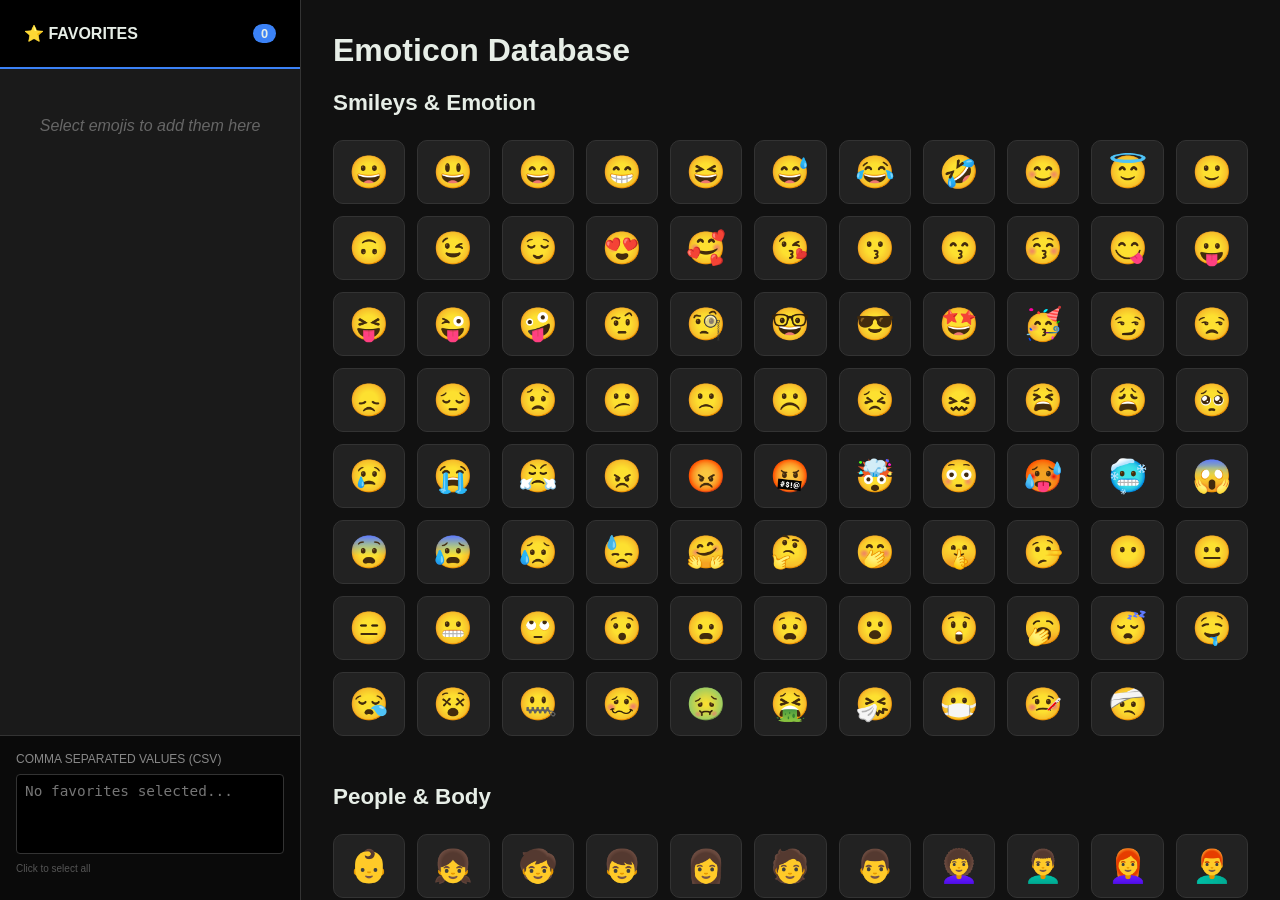
<file: emoticon/index.html>
<!DOCTYPE html>
<html lang="en">
<head>
    <meta charset="UTF-8">
    <meta name="viewport" content="width=device-width, initial-scale=1.0">
    <title>Global Emoticon Library</title>
    <style>
        :root {
            --bg: #111111;
            --sidebar-bg: #1a1a1a;
            --card-bg: #222222;
            --text: #e7eee7;
            --primary: #3b82f6;
            --accent: #ef4444;
            --border: #333333;
        }

        body {
            font-family: 'Segoe UI', Tahoma, Geneva, Verdana, sans-serif;
            margin: 0;
            display: flex;
            background-color: var(--bg);
            color: var(--text);
            height: 100vh;
            overflow: hidden;
        }

        /* Sidebar - Favorites */
        .sidebar {
            width: 300px;
            background: var(--sidebar-bg);
            border-right: 1px solid var(--border);
            display: flex;
            flex-direction: column;
            z-index: 10;
        }

        .sidebar-header {
            padding: 1.5rem;
            background: #000;
            font-weight: bold;
            display: flex;
            justify-content: space-between;
            align-items: center;
            border-bottom: 2px solid var(--primary);
        }

        #favorites-list {
            flex-grow: 1;
            overflow-y: auto;
            padding: 1rem;
            margin: 0;
            list-style: none;
        }

        /* Export Area */
        .export-area {
            padding: 1rem;
            background: #0a0a0a;
            border-top: 1px solid var(--border);
        }

        .export-area label {
            font-size: 0.75rem;
            text-transform: uppercase;
            color: #888;
            display: block;
            margin-bottom: 0.5rem;
        }

        #csv-output {
            width: 100%;
            height: 80px;
            background: #000;
            color: var(--primary);
            border: 1px solid var(--border);
            border-radius: 4px;
            padding: 8px;
            font-family: monospace;
            font-size: 0.9rem;
            resize: none;
            box-sizing: border-box;
        }

        .fav-item {
            display: flex;
            align-items: center;
            justify-content: space-between;
            padding: 0.75rem;
            margin-bottom: 0.5rem;
            background: var(--card-bg);
            border-radius: 8px;
            font-size: 1.5rem;
        }

        .remove-btn {
            cursor: pointer;
            border: none;
            background: rgba(239, 68, 68, 0.1);
            color: var(--accent);
            padding: 5px 10px;
            border-radius: 4px;
            font-size: 0.7rem;
        }

        /* Main Content */
        .main-content {
            flex-grow: 1;
            padding: 2rem;
            overflow-y: auto;
        }

        .category-section { margin-bottom: 3rem; }
        .category-title {
            font-size: 1.4rem;
            font-weight: bold;
            margin-bottom: 1.5rem;
            position: sticky;
            top: -2rem;
            background: var(--bg);
            z-index: 5;
        }

        .emoticon-grid {
            display: grid;
            grid-template-columns: repeat(auto-fill, minmax(70px, 1fr));
            gap: 0.75rem;
        }

        .emoticon-card {
            background: var(--card-bg);
            padding: 0.75rem;
            border-radius: 10px;
            border: 1px solid var(--border);
            text-align: center;
            cursor: pointer;
            transition: all 0.2s;
        }

        .emoticon-card:hover { border-color: var(--primary); transform: scale(1.05); }
        .card-active { border-color: var(--primary) !important; background: #2a2a2a; }
        .emoji-display { font-size: 2rem; }
        .empty-msg { color: #666; text-align: center; margin-top: 2rem; font-style: italic; }
    </style>
</head>
<body>

    <aside class="sidebar">
        <div class="sidebar-header">
            <span>⭐ FAVORITES</span>
            <span id="fav-count" style="font-size: 0.8rem; background: var(--primary); padding: 2px 8px; border-radius: 10px;">0</span>
        </div>
        
        <ul id="favorites-list"></ul>

        <div class="export-area">
            <label>Comma Separated Values (CSV)</label>
            <textarea id="csv-output" readonly placeholder="No favorites selected..." onclick="this.select()"></textarea>
            <p style="font-size: 10px; color: #555; margin-top: 5px;">Click to select all</p>
        </div>
    </aside>

    <main class="main-content">
        <h1 style="margin-top:0">Emoticon Database</h1>
        <div id="emoticon-container"></div>
    </main>

    <script src="emoticons.js"></script>
    <script>
        const favListUI = document.getElementById('favorites-list');
        const containerUI = document.getElementById('emoticon-container');
        const countUI = document.getElementById('fav-count');
        const csvUI = document.getElementById('csv-output');

        let favorites = JSON.parse(localStorage.getItem('favEmoticons')) || [];

        function init() {
            renderMainList();
            renderFavorites();
        }

        function renderMainList() {
            containerUI.innerHTML = '';
            for (const [category, items] of Object.entries(emoticonsData)) {
                const section = document.createElement('div');
                section.className = 'category-section';
                
                const gridHtml = items.map(emoji => {
                    const isFav = favorites.includes(emoji);
                    return `
                        <div class="emoticon-card ${isFav ? 'card-active' : ''}" onclick="toggleFavorite('${emoji}')">
                            <span class="emoji-display">${emoji}</span>
                        </div>
                    `;
                }).join('');

                section.innerHTML = `
                    <div class="category-title">${category}</div>
                    <div class="emoticon-grid">${gridHtml}</div>
                `;
                containerUI.appendChild(section);
            }
        }

        function toggleFavorite(emoji) {
            if (favorites.includes(emoji)) {
                favorites = favorites.filter(f => f !== emoji);
            } else {
                favorites.push(emoji);
            }
            save();
        }

        function save() {
            localStorage.setItem('favEmoticons', JSON.stringify(favorites));
            renderMainList();
            renderFavorites();
        }

        function renderFavorites() {
            favListUI.innerHTML = '';
            countUI.textContent = favorites.length;
            
            // Update Textbox CSV
            csvUI.value = favorites.join(', ');

            if (favorites.length === 0) {
                favListUI.innerHTML = '<li class="empty-msg">Select emojis to add them here</li>';
                return;
            }

            favorites.forEach(emoji => {
                const li = document.createElement('li');
                li.className = 'fav-item';
                li.innerHTML = `
                    <span>${emoji}</span>
                    <button class="remove-btn" onclick="toggleFavorite('${emoji}')">DEL</button>
                `;
                favListUI.appendChild(li);
            });
        }

        init();
    </script>
</body>
</html>
</file>
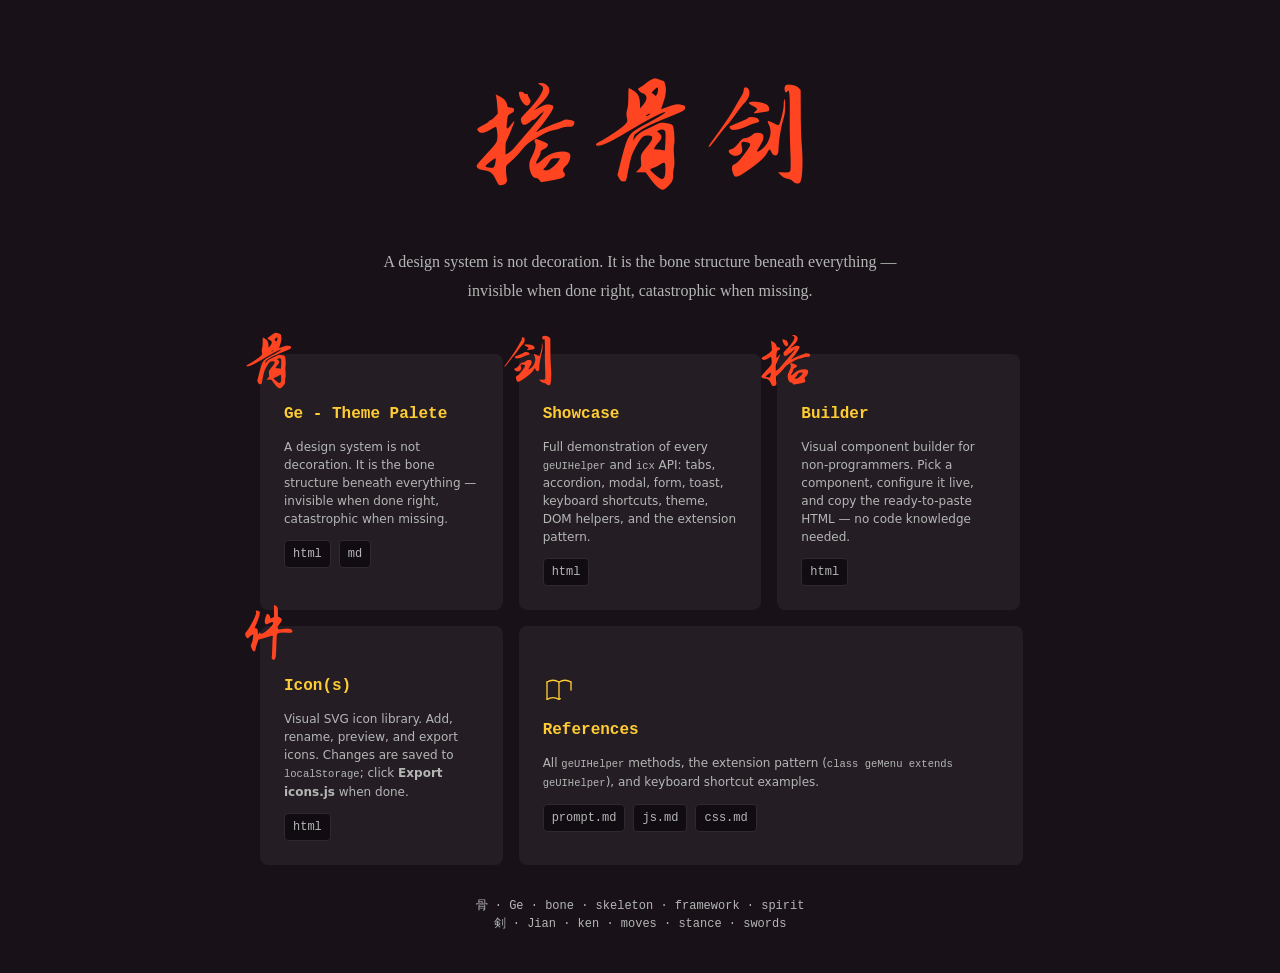
<file: ge/index.html>
<!DOCTYPE html>
<html lang="en" data-theme="dark">
<head>
  <meta charset="UTF-8">
  <meta name="viewport" content="width=device-width, initial-scale=1.0">
  <title>搭骨剑 : Ge Jian - Project Hub</title>
<link rel="preconnect" href="https://fonts.googleapis.com">
<link rel="preconnect" href="https://fonts.gstatic.com" crossorigin>
<link href="https://fonts.googleapis.com/css2?family=Zhi+Mang+Xing&display=swap" rel="stylesheet">
  <link rel="stylesheet" href="src/style.css">
  <link rel="stylesheet" href="index-style.css">
</head>
<body>

<div class="hub-body">

  <!-- Hero -->
  <div class="hub-hero">
    <h1 class='zhi'>搭骨剑</h1>
    <p>A design system is not decoration. It is the bone structure beneath everything — invisible when done right, catastrophic when missing.</p>
  </div>

  <!-- Card grid -->
  <div class="hub-grid">
  
    <div class="hub-card s1">
	  <h1 class='zhi'>骨</h1>
		<h3>Ge - Theme Palete</h3>
		<p>A design system is not decoration. It is the bone structure beneath everything — invisible when done right, catastrophic when missing.</p>
      
	<div class='flex gap-2'>
	  <a class="hub-card-tag" href='ge.html'>html</a>
	  <a class="hub-card-tag" href='src/README.md'>md</a>
	</div>
	
    </div>
	
    <div class="hub-card s2">
	  <h1 class='zhi'>剑</h1>
      <h3>Showcase</h3>
      <p>Full demonstration of every <code>geUIHelper</code> and <code>icx</code> API: tabs, accordion, modal, form, toast, keyboard shortcuts, theme, DOM helpers, and the extension pattern.</p>
      <a class="hub-card-tag" href='ken.html'>html</a>
    </div>

<div class="hub-card s3">
  <h1 class='zhi'>搭</h1>
  <h3>Builder</h3>
  <p>Visual component builder for non-programmers. Pick a component, configure it live, and copy the ready-to-paste HTML — no code knowledge needed.</p>
  <a class="hub-card-tag" href="da.html">html</a>
</div>

    <div class="hub-card s4">
	  <h1 class='zhi'>件</h1>
      <h3>Icon(s)</h3>
      <p>Visual SVG icon library. Add, rename, preview, and export icons. Changes are saved to <code>localStorage</code>; click <strong>Export icons.js</strong> when done.</p>
      <a class="hub-card-tag"  href="src/js/icons.html">html</a>
    </div>
	
    <div class="hub-card ref s5">
      <svg class="hub-card-icon" xmlns="http://www.w3.org/2000/svg" fill="none" viewBox="0 0 24 24" stroke="currentColor" stroke-width="1" stroke-linecap="round" stroke-linejoin="round">
        <path d="M3 19a9 9 0 0 1 9 0a9 9 0 0 1 1.006-.5"/>
        <path d="M3 6a9 9 0 0 1 9 0a9 9 0 0 1 9 0"/>
        <path d="M3 6v13"/><path d="M12 6v13"/><path d="M21 6v6"/>
      </svg>
      <h3>References</h3>
      <p>All <code>geUIHelper</code> methods, the extension pattern (<code>class geMenu extends geUIHelper</code>), and keyboard shortcut examples.</p>
		<div class='flex gap-2'>
		<a class="hub-card-tag" href='src/README.md'>prompt.md</a>		
		<a class="hub-card-tag" href="src/js/README-js.md">js.md</a>
		<a class="hub-card-tag" href="src/css/README-css.md">css.md</a>
		</div>
    </div>
	



	
  </div>

  <div class="hub-footer">
    骨 · Ge · bone · skeleton · framework · spirit
	<br>
	剣 · Jian  · ken  · moves  · stance  ·  swords 
  </div>

</div>

</body>
</html>
</file>
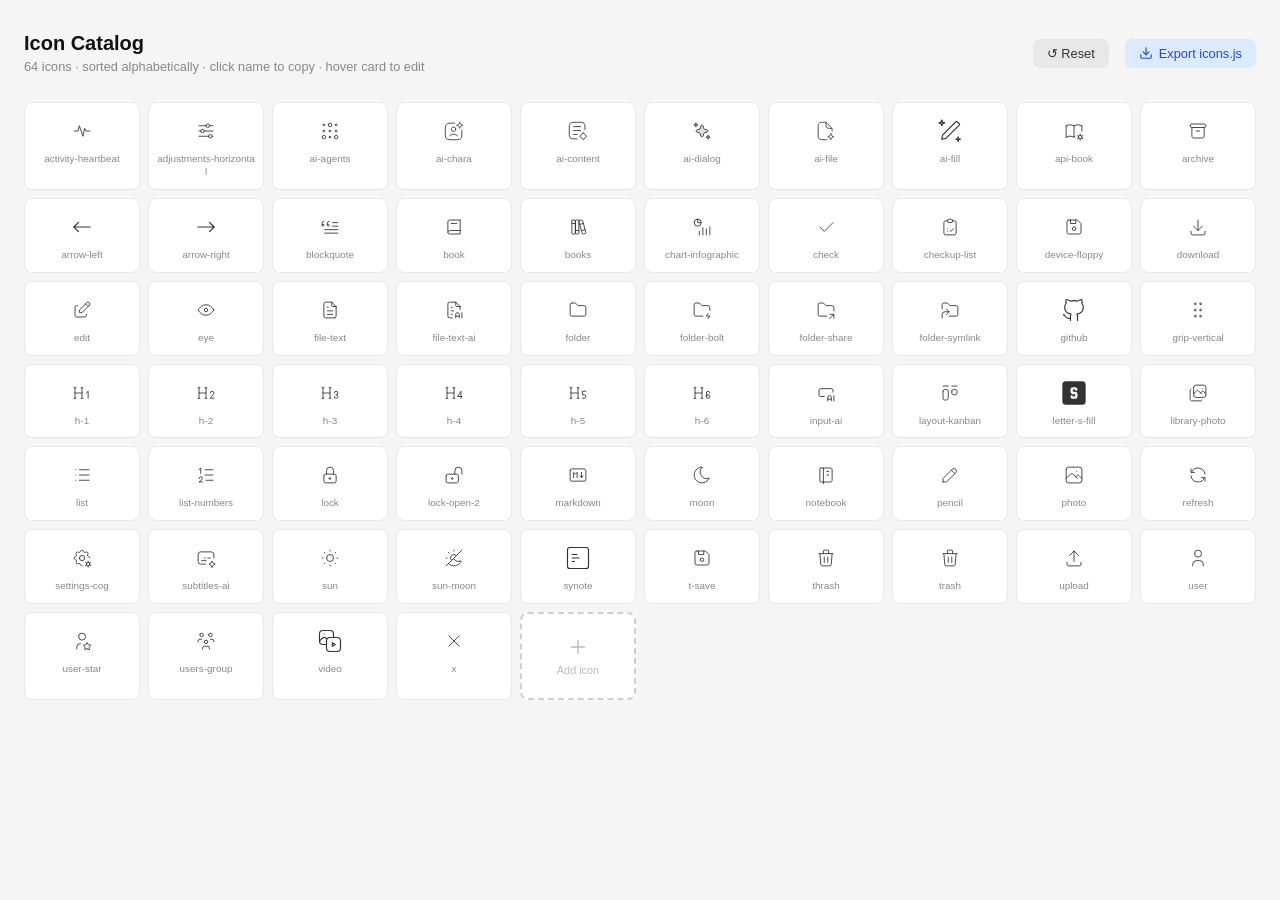
<file: icons/index.html>
<!DOCTYPE html>
<html lang="en">
  <head>
    <meta charset="UTF-8" />
    <meta name="viewport" content="width=device-width, initial-scale=1.0" />
    <title>Icon Catalog</title>
    <style>
      *,
      *::before,
      *::after {
        box-sizing: border-box;
        margin: 0;
        padding: 0;
      }

      body {
        font-family: -apple-system, BlinkMacSystemFont, "Segoe UI", sans-serif;
        background: #f5f5f5;
        color: #222;
        padding: 32px 24px;
      }

      /* ── Header ── */
      header {
        display: flex;
        align-items: center;
        gap: 16px;
        margin-bottom: 28px;
        flex-wrap: wrap;
      }
      header .titles {
        flex: 1;
      }
      header h1 {
        font-size: 1.25rem;
        font-weight: 600;
        color: #111;
      }
      header p {
        margin-top: 4px;
        font-size: 0.8rem;
        color: #888;
      }

      .btn {
        display: inline-flex;
        align-items: center;
        gap: 6px;
        padding: 7px 14px;
        border-radius: 7px;
        border: none;
        font-size: 0.8rem;
        font-weight: 500;
        cursor: pointer;
        transition: opacity 0.15s;
        white-space: nowrap;
      }
      .btn:hover {
        opacity: 0.82;
      }
      .btn-primary {
        background: #111;
        color: #fff;
      }
      .btn-ghost {
        background: #e8e8e8;
        color: #333;
      }
      .btn-danger {
        background: #fee2e2;
        color: #b91c1c;
      }
      .btn-export {
        background: #dbeafe;
        color: #1d4ed8;
      }

      /* ── Grid ── */
      .grid {
        display: grid;
        grid-template-columns: repeat(10, 1fr);
        gap: 8px;
      }

      /* ── Card ── */
      .card {
        background: #fff;
        border: 1px solid #e8e8e8;
        border-radius: 8px;
        padding: 14px 8px 10px;
        display: flex;
        flex-direction: column;
        align-items: center;
        gap: 8px;
        position: relative;
        transition: border-color 0.15s, box-shadow 0.15s;
      }
      .card:hover {
        border-color: #bbb;
        box-shadow: 0 2px 8px rgba(0, 0, 0, 0.07);
      }

      .card .icon-wrap svg {
        display: block;
        color: #333;
      }
      .card .name {
        font-size: 0.62rem;
        color: #888;
        text-align: center;
        word-break: break-all;
        line-height: 1.3;
        cursor: pointer;
      }
      .card .name:hover {
        color: #111;
      }

      /* card action buttons (edit / delete) */
      .card-actions {
        display: none;
        position: absolute;
        top: 5px;
        right: 5px;
        gap: 3px;
      }
      .card:hover .card-actions {
        display: flex;
      }

      .edit-btn,
      .del-btn {
        background: #f0f0f0;
        border: none;
        border-radius: 4px;
        padding: 2px 5px;
        cursor: pointer;
        font-size: 10px;
        line-height: 1.4;
        color: #555;
      }
      .edit-btn:hover {
        background: #ddd;
      }
      .del-btn:hover {
        background: #fecaca;
        color: #b91c1c;
      }

      /* copy flash */
      .card.copied::after {
        content: "copied!";
        position: absolute;
        top: 6px;
        left: 6px;
        font-size: 0.55rem;
        background: #222;
        color: #fff;
        border-radius: 4px;
        padding: 2px 5px;
        pointer-events: none;
      }

      /* add card */
      .card-add {
        background: #fff;
        border: 2px dashed #d0d0d0;
        border-radius: 8px;
        display: flex;
        flex-direction: column;
        align-items: center;
        justify-content: center;
        gap: 6px;
        cursor: pointer;
        min-height: 88px;
        color: #bbb;
        font-size: 0.68rem;
        transition: border-color 0.15s, color 0.15s, background 0.15s;
      }
      .card-add:hover {
        border-color: #888;
        color: #555;
        background: #fafafa;
      }

      /* ── Modal ── */
      .modal-backdrop {
        display: none;
        position: fixed;
        inset: 0;
        background: rgba(0, 0, 0, 0.38);
        z-index: 200;
        align-items: center;
        justify-content: center;
      }
      .modal-backdrop.open {
        display: flex;
      }

      .modal {
        background: #fff;
        border-radius: 12px;
        padding: 28px;
        width: min(530px, 94vw);
        box-shadow: 0 10px 50px rgba(0, 0, 0, 0.2);
        display: flex;
        flex-direction: column;
        gap: 16px;
      }

      .modal h2 {
        font-size: 1rem;
        font-weight: 600;
        color: #111;
      }

      .field {
        display: flex;
        flex-direction: column;
        gap: 5px;
      }
      .field label {
        font-size: 0.75rem;
        font-weight: 500;
        color: #555;
      }
      .field small {
        font-size: 0.68rem;
        color: #aaa;
        margin-top: -2px;
      }

      .field input,
      .field textarea {
        border: 1px solid #ddd;
        border-radius: 7px;
        padding: 8px 10px;
        font-size: 0.8rem;
        font-family: inherit;
        color: #111;
        background: #fafafa;
        transition: border-color 0.15s;
        resize: vertical;
      }
      .field input:focus,
      .field textarea:focus {
        outline: none;
        border-color: #888;
        background: #fff;
      }
      .field textarea {
        min-height: 108px;
        font-family: "SFMono-Regular", Consolas, "Liberation Mono", monospace;
        font-size: 0.71rem;
        line-height: 1.5;
      }

      /* live preview */
      .preview-strip {
        display: flex;
        align-items: center;
        gap: 14px;
        background: #f5f5f5;
        border-radius: 8px;
        padding: 10px 14px;
      }
      .preview-icon {
        color: #333;
        display: flex;
        align-items: center;
        min-width: 32px;
      }
      .preview-hint {
        font-size: 0.72rem;
        color: #999;
      }

      .modal-actions {
        display: flex;
        gap: 8px;
        justify-content: flex-end;
        flex-wrap: wrap;
        margin-top: 4px;
      }

      @media (max-width: 1100px) {
        .grid {
          grid-template-columns: repeat(8, 1fr);
        }
      }
      @media (max-width: 800px) {
        .grid {
          grid-template-columns: repeat(5, 1fr);
        }
      }
      @media (max-width: 480px) {
        .grid {
          grid-template-columns: repeat(3, 1fr);
        }
      }
    </style>
  </head>
  <body>
    <header>
      <div class="titles">
        <h1>Icon Catalog</h1>
        <p id="count"></p>
      </div>
      <button
        class="btn btn-ghost"
        id="resetBtn"
        title="Clear saved changes and reload from icons.js"
      >
        ↺ Reset
      </button>
      <button class="btn btn-export" id="exportBtn">
        <svg
          width="14"
          height="14"
          viewBox="0 0 24 24"
          fill="none"
          stroke="currentColor"
          stroke-width="2"
          stroke-linecap="round"
          stroke-linejoin="round"
        >
          <path d="M21 15v4a2 2 0 0 1-2 2H5a2 2 0 0 1-2-2v-4" />
          <polyline points="7 10 12 15 17 10" />
          <line x1="12" y1="15" x2="12" y2="3" />
        </svg>
        Export icons.js
      </button>
    </header>

    <div class="grid" id="grid"></div>

    <!-- ── Modal ── -->
    <div class="modal-backdrop" id="modalBackdrop">
      <div
        class="modal"
        role="dialog"
        aria-modal="true"
        aria-labelledby="modalTitle"
      >
        <h2 id="modalTitle">Edit Icon</h2>

        <div class="field">
          <label for="inputName">Icon Name</label>
          <small>Key used in icons.js — lowercase, hyphens ok</small>
          <input
            type="text"
            id="inputName"
            placeholder="e.g. my-icon"
            spellcheck="false"
            autocomplete="off"
          />
        </div>

        <div class="field">
          <label for="inputSvg">SVG Code</label>
          <small
            >Paste raw SVG — quotes escaped to \" and newlines stripped
            automatically on save</small
          >
          <textarea
            id="inputSvg"
            placeholder='<svg xmlns="http://www.w3.org/2000/svg" …></svg>'
          ></textarea>
        </div>

        <div class="preview-strip">
          <div class="preview-icon" id="previewIcon"></div>
          <span class="preview-hint" id="previewHint"
            >Enter SVG above to preview</span
          >
        </div>

        <div class="modal-actions">
          <button
            class="btn btn-danger"
            id="deleteBtn"
            style="margin-right: auto"
          >
            Delete
          </button>
          <button class="btn btn-ghost" id="cancelBtn">Cancel</button>
          <button class="btn btn-primary" id="saveBtn">Save</button>
        </div>
      </div>
    </div>

    <script type="module">
      import icons from "./icons.js";

      /* ── Store: id → svg string with escaped quotes (as in icons.js) ── */
      const store = {};
      let editingId = null; // null = adding new

      /* ─────────────────────────────
     SVG helpers
  ───────────────────────────── */

      /** Escape " → \" so the string is safe inside a JS string literal */
      function escapeSvg(raw) {
        return raw.replace(/"/g, '\\"');
      }

      /** Restore \" → " for textarea display and DOM rendering */
      function unescapeSvg(str) {
        return str.replace(/\\"/g, '"');
      }

      /* ─────────────────────────────
     localStorage persistence
  ───────────────────────────── */
      const LS_KEY = "icon-catalog-store-v2"; // v2: values are \" escaped

      function persist() {
        try {
          localStorage.setItem(LS_KEY, JSON.stringify(store));
        } catch (_) {}
      }

      function loadPersisted() {
        try {
          const raw = localStorage.getItem(LS_KEY);
          if (!raw) return false;
          const saved = JSON.parse(raw);
          Object.assign(store, saved);
          return true;
        } catch (_) {
          return false;
        }
      }

      /**
       * Render an SVG string into `el` at a given size.
       * Accepts both raw (unescaped) and escaped strings.
       * Returns true if a valid <svg> was found.
       */
      function renderIcon(svgStr, el, size = 28) {
        const raw = unescapeSvg(svgStr);
        const wrap = document.createElement("div");
        wrap.innerHTML = raw;
        const svg = wrap.firstElementChild;
        if (svg && svg.tagName.toLowerCase() === "svg") {
          svg.removeAttribute("class");
          svg.setAttribute("width", size);
          svg.setAttribute("height", size);
          el.innerHTML = "";
          el.appendChild(svg);
          return true;
        }
        el.innerHTML = "";
        return false;
      }

      /* ─────────────────────────────
     Count label
  ───────────────────────────── */
      function updateCount() {
        const n = Object.keys(store).length;
        document.getElementById("count").textContent = `${n} icon${
          n !== 1 ? "s" : ""
        } · sorted alphabetically · click name to copy · hover card to edit`;
      }

      /* ─────────────────────────────
     Card factory
  ───────────────────────────── */
      function makeCard(id) {
        const card = document.createElement("div");
        card.className = "card";
        card.dataset.id = id;

        /* action buttons */
        const actions = document.createElement("div");
        actions.className = "card-actions";

        const editBtn = document.createElement("button");
        editBtn.className = "edit-btn";
        editBtn.textContent = "✏️";
        editBtn.title = "Edit icon";
        editBtn.addEventListener("click", (e) => {
          e.stopPropagation();
          openModal(id);
        });

        const delBtn = document.createElement("button");
        delBtn.className = "del-btn";
        delBtn.textContent = "🗑";
        delBtn.title = "Delete icon";
        delBtn.addEventListener("click", (e) => {
          e.stopPropagation();
          if (confirm(`Delete icon "${id}"?`)) {
            delete store[id];
            persist();
            renderGrid();
          }
        });

        actions.append(editBtn, delBtn);

        /* icon */
        const iconWrap = document.createElement("div");
        iconWrap.className = "icon-wrap";
        renderIcon(store[id], iconWrap);

        /* name label */
        const label = document.createElement("div");
        label.className = "name";
        label.textContent = id;
        label.title = "Click to copy name";
        label.addEventListener("click", (e) => {
          e.stopPropagation();
          navigator.clipboard.writeText(id).catch(() => {});
          card.classList.add("copied");
          setTimeout(() => card.classList.remove("copied"), 1200);
        });

        card.append(actions, iconWrap, label);
        return card;
      }

      /* ─────────────────────────────
     Full grid render (re-sorts)
  ───────────────────────────── */
      function renderGrid() {
        const grid = document.getElementById("grid");
        grid.innerHTML = "";

        Object.keys(store)
          .sort((a, b) => a.localeCompare(b))
          .forEach((id) => grid.appendChild(makeCard(id)));

        /* "+ Add" tile */
        const addTile = document.createElement("div");
        addTile.className = "card-add";
        addTile.title = "Add new icon";
        addTile.innerHTML = `
      <svg width="22" height="22" viewBox="0 0 24 24" fill="none" stroke="currentColor" stroke-width="1.5" stroke-linecap="round" stroke-linejoin="round">
        <line x1="12" y1="5" x2="12" y2="19"/><line x1="5" y1="12" x2="19" y2="12"/>
      </svg>
      <span>Add icon</span>`;
        addTile.addEventListener("click", () => openModal(null));
        grid.appendChild(addTile);

        updateCount();
      }

      /* ─────────────────────────────
     Modal logic
  ───────────────────────────── */
      const backdrop = document.getElementById("modalBackdrop");
      const titleEl = document.getElementById("modalTitle");
      const inputName = document.getElementById("inputName");
      const inputSvg = document.getElementById("inputSvg");
      const previewEl = document.getElementById("previewIcon");
      const hintEl = document.getElementById("previewHint");
      const deleteBtn = document.getElementById("deleteBtn");

      function openModal(id) {
        editingId = id;
        titleEl.textContent = id ? "Edit Icon" : "Add Icon";
        deleteBtn.style.display = id ? "inline-flex" : "none";

        if (id) {
          inputName.value = id;
          // Show escaped SVG in textarea (with \" as stored)
          inputSvg.value = store[id];
          renderIcon(store[id], previewEl);
          hintEl.textContent = "Current icon";
        } else {
          inputName.value = "";
          inputSvg.value = "";
          previewEl.innerHTML = "";
          hintEl.textContent = "Enter SVG above to preview";
        }

        backdrop.classList.add("open");
        setTimeout(() => inputName.focus(), 50);
      }

      function closeModal() {
        backdrop.classList.remove("open");
        editingId = null;
      }

      /* Live SVG preview */
      inputSvg.addEventListener("input", () => {
        const raw = inputSvg.value.trim();
        if (!raw) {
          previewEl.innerHTML = "";
          hintEl.textContent = "Enter SVG above to preview";
          return;
        }
        const ok = renderIcon(raw, previewEl, 32);
        hintEl.textContent = ok ? "Preview ✓" : "⚠️ Invalid or incomplete SVG";
      });

      /* Save */
      document.getElementById("saveBtn").addEventListener("click", () => {
        const newName = inputName.value.trim();
        const rawSvg = inputSvg.value.trim();

        if (!newName) {
          inputName.focus();
          inputName.style.borderColor = "#f87171";
          return;
        }
        if (!rawSvg) {
          inputSvg.focus();
          inputSvg.style.borderColor = "#f87171";
          return;
        }

        inputName.style.borderColor = "";
        inputSvg.style.borderColor = "";

        // Strip newlines, then ensure all " are escaped as \" for JS safety.
        // Unescape first so we never double-escape if user pasted already-escaped SVG.
        const cleanSvg = rawSvg.replace(/[\r\n]+/g, "");
        const safeSvg = escapeSvg(unescapeSvg(cleanSvg));

        // If renaming, delete old key
        if (editingId && editingId !== newName) {
          delete store[editingId];
        }

        store[newName] = safeSvg;
        persist();
        renderGrid();
        closeModal();
      });

      /* Delete */
      deleteBtn.addEventListener("click", () => {
        if (editingId && confirm(`Delete icon "${editingId}"?`)) {
          delete store[editingId];
          persist();
          renderGrid();
          closeModal();
        }
      });

      /* Close */
      document
        .getElementById("cancelBtn")
        .addEventListener("click", closeModal);
      backdrop.addEventListener("click", (e) => {
        if (e.target === backdrop) closeModal();
      });
      document.addEventListener("keydown", (e) => {
        if (e.key === "Escape") closeModal();
      });

      /* ─────────────────────────────
     Export icons.js
  ───────────────────────────── */
      document.getElementById("resetBtn").addEventListener("click", () => {
        if (confirm("Reset to original icons.js? All edits will be lost.")) {
          localStorage.removeItem(LS_KEY);
          location.reload();
        }
      });

      document.getElementById("exportBtn").addEventListener("click", () => {
        const sorted = Object.keys(store).sort((a, b) => a.localeCompare(b));

        // Each value already has escaped quotes — wrap in double-quotes as-is
        const lines = sorted.map((id) => ` "${id}": "${store[id]}"`);
        const output = `const icons = {\n${lines.join(
          ",\n"
        )}\n};\n\nexport default icons;\n`;

        const blob = new Blob([output], { type: "text/javascript" });
        const url = URL.createObjectURL(blob);
        const a = Object.assign(document.createElement("a"), {
          href: url,
          download: "icons.js",
        });
        a.click();
        URL.revokeObjectURL(url);
      });

      /* ─────────────────────────────
     Boot — prefer localStorage, fall back to icons.js
  ───────────────────────────── */
      const hadSaved = loadPersisted();

      if (!hadSaved) {
        // First load — seed from the imported module.
        // Imported JS strings have real " chars; escape them to \" for storage.
        for (const [id, svg] of Object.entries(icons)) {
          if (id === "blank") continue;
          store[id] = escapeSvg(svg);
        }
        persist();
      }

      renderGrid();
    </script>
  </body>
</html>
</file>
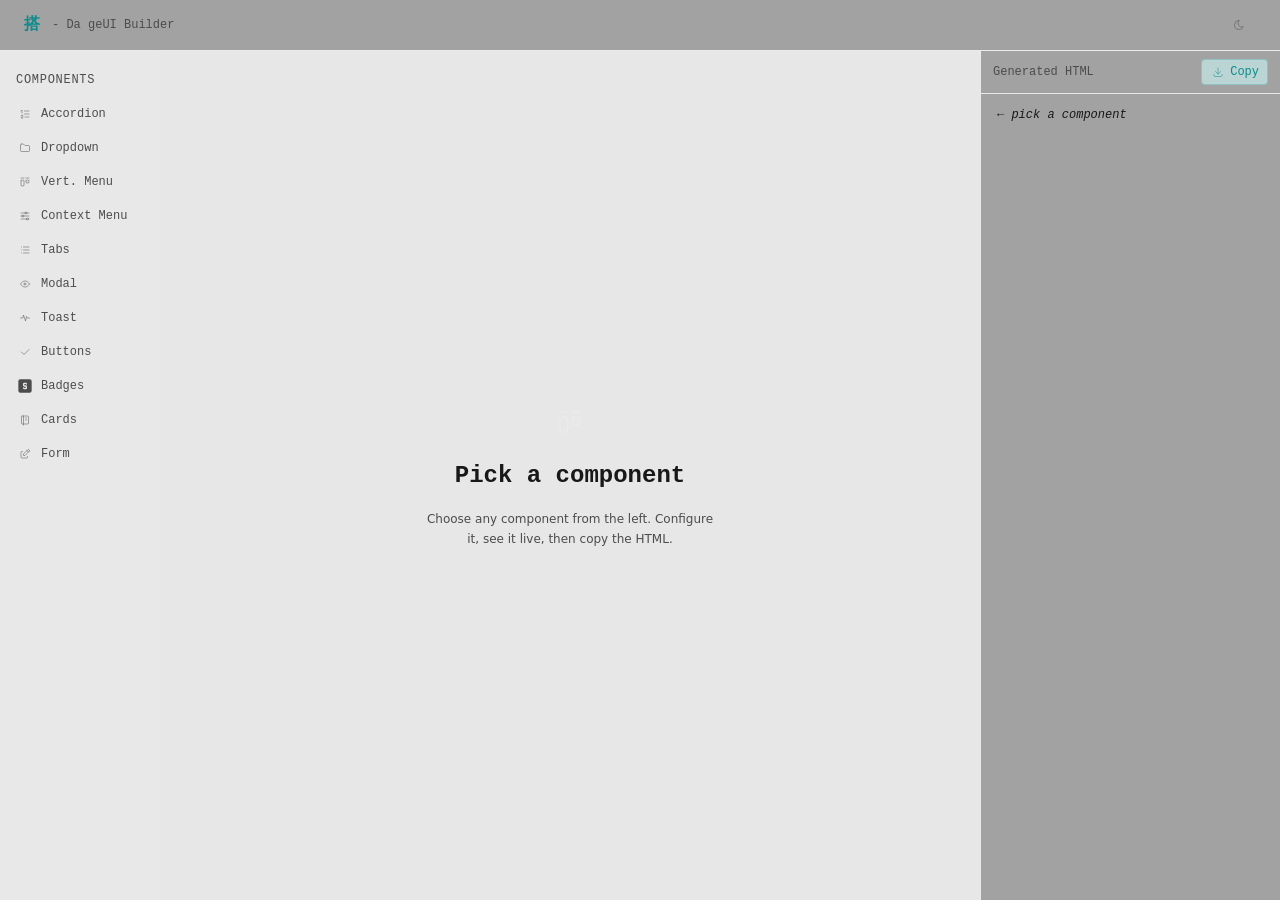
<file: ge/da.html>
<!DOCTYPE html>
<html lang="en" data-theme="dark">
<head>
  <meta charset="UTF-8">
  <meta name="viewport" content="width=device-width, initial-scale=1.0">
  <title>搭 da — geUI Builder</title>
  <link rel="stylesheet" href="src/style.css">
  <link rel="stylesheet" href="da-style.css">
</head>
<body>

<div class="da-app">

  <!-- Header -->
  <header class="da-header">
    <div class="da-header-left">
      <span class="da-brand">搭</span>
      <span class="da-brand-sub">- Da geUI Builder</span>
    </div>
    <div class="da-header-right">
      <button class="btn btn-ghost btn-icon" id="themeToggle" aria-label="Toggle theme"></button>
    </div>
  </header>

  <div class="da-body">

    <!-- ── Left: component palette ── -->
    <aside class="da-palette" aria-label="Components">
      <span class="da-palette-label">Components</span>
      <div id="daPaletteList"></div>
    </aside>

    <!-- ── Center: config + preview ── -->
    <div class="da-builder">

      <!-- Welcome (shown before any component selected) -->
      <div class="da-welcome" id="daWelcome">
        <svg class="da-welcome-icon" data-icon="layout-kanban"></svg>
        <h2>Pick a component</h2>
        <p>Choose any component from the left. Configure it, see it live, then copy the HTML.</p>
      </div>

      <!-- Workspace (shown once a component is selected) -->
      <div class="da-workspace" id="daWorkspace" hidden>
        <div class="da-config" id="daConfig"></div>
        <div class="da-preview" id="daPreview">
          <div class="da-preview-bar">
            <span class="da-preview-label">Live Preview</span>
          </div>
          <div class="da-preview-inner" id="daPreviewInner"></div>
        </div>
      </div>

    </div>

    <!-- ── Right: generated code ── -->
    <aside class="da-code-panel">
      <div class="da-code-header">
        <span class="da-code-header-label">Generated HTML</span>
        <button class="btn btn-primary btn-sm" id="daCopyBtn">
          <svg data-icon="download"></svg>
          Copy
        </button>
      </div>
      <div class="da-code-scroll">
        <pre id="daCodeOutput" class="da-code-empty">← pick a component</pre>
      </div>
    </aside>

  </div>
</div>

<script type="module" src="da-script.js"></script>
</body>
</html>
</file>
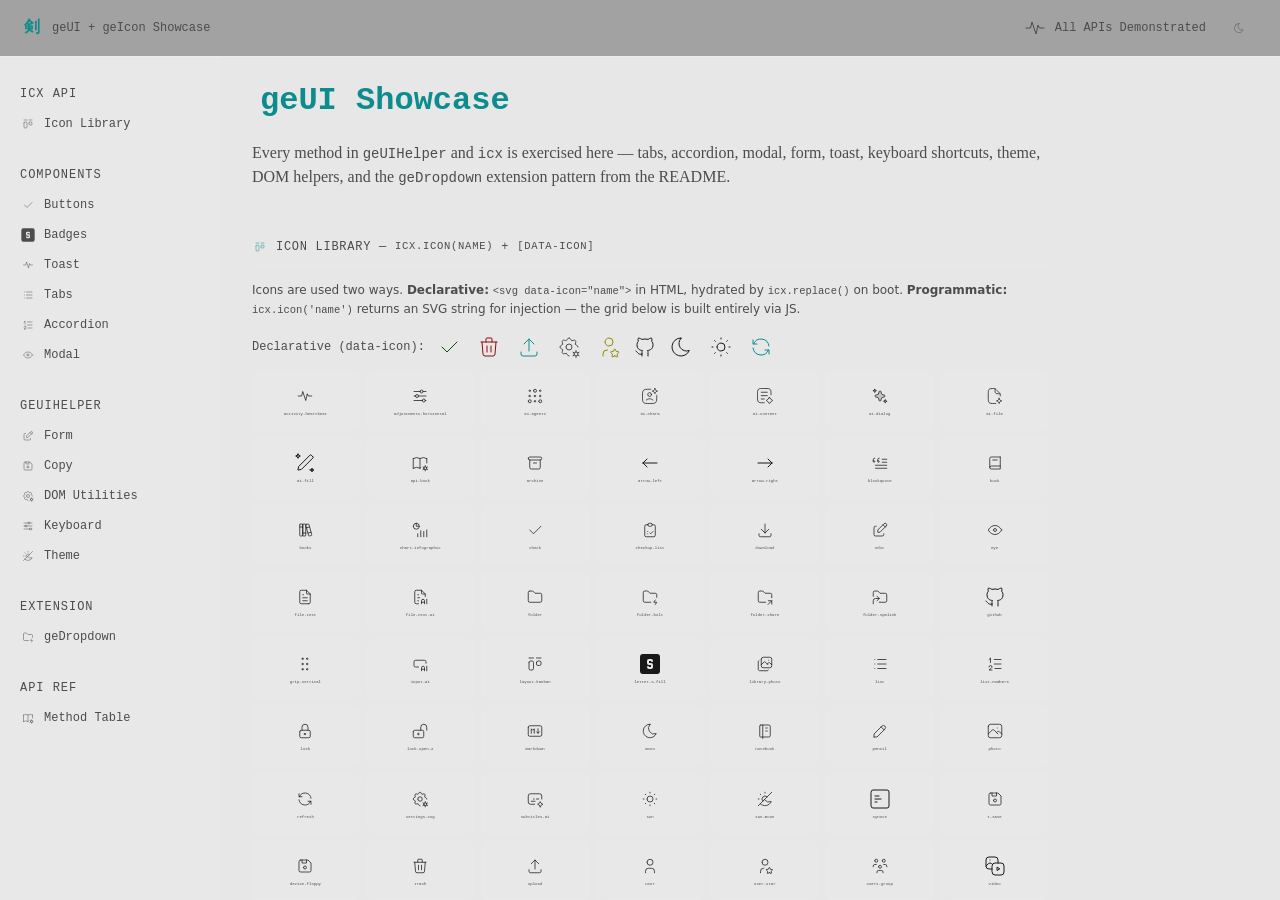
<file: ge/ken.html>
<!DOCTYPE html>
<html lang="en" data-theme="dark">
<head>
  <meta charset="UTF-8">
  <meta name="viewport" content="width=device-width, initial-scale=1.0">
  <title>剣 Ken geUI Showcase</title>
  <link rel="stylesheet" href="src/style.css">
  <link rel="stylesheet" href="ken-style.css">
</head>
<body>

<!-- ═══════════════════════════════════════════════
     APP SHELL
═══════════════════════════════════════════════ -->
<div class="ken-app">

  <!-- Header -->
  <header class="ken-header">
    <div class="ken-header-left">
      <span class="ken-brand">剣</span>
      <span class="ken-brand-sub">geUI + geIcon Showcase</span>
    </div>
    <div class="ken-header-actions">
      <span class="info-pill">
        <svg data-icon="activity-heartbeat"></svg>
        All APIs Demonstrated
      </span>
      <!-- Theme toggle — icon injected by ken.js -->
      <button class="btn btn-ghost btn-icon" id="themeToggle" aria-label="Toggle theme"></button>
    </div>
  </header>

  <!-- Body -->
  <div class="ken-body">

    <!-- Sidebar -->
    <nav class="ken-sidebar" aria-label="Section navigation">
      <span class="ken-sidebar-label">icx API</span>
      <a class="ken-nav-item" href="#sec-icons">
        <svg data-icon="layout-kanban"></svg>
        Icon Library
      </a>

      <span class="ken-sidebar-label">Components</span>
      <a class="ken-nav-item" href="#sec-buttons">
        <svg data-icon="check"></svg>
        Buttons
      </a>
      <a class="ken-nav-item" href="#sec-badges">
        <svg data-icon="letter-s-fill"></svg>
        Badges
      </a>
      <a class="ken-nav-item" href="#sec-toast">
        <svg data-icon="activity-heartbeat"></svg>
        Toast
      </a>
      <a class="ken-nav-item" href="#sec-tabs">
        <svg data-icon="list"></svg>
        Tabs
      </a>
      <a class="ken-nav-item" href="#sec-accordion">
        <svg data-icon="list-numbers"></svg>
        Accordion
      </a>
      <a class="ken-nav-item" href="#sec-modal">
        <svg data-icon="eye"></svg>
        Modal
      </a>

      <span class="ken-sidebar-label">geUIHelper</span>
      <a class="ken-nav-item" href="#sec-form">
        <svg data-icon="edit"></svg>
        Form
      </a>
      <a class="ken-nav-item" href="#sec-copy">
        <svg data-icon="t-save"></svg>
        Copy
      </a>
      <a class="ken-nav-item" href="#sec-dom">
        <svg data-icon="settings-cog"></svg>
        DOM Utilities
      </a>
      <a class="ken-nav-item" href="#sec-keyboard">
        <svg data-icon="adjustments-horizontal"></svg>
        Keyboard
      </a>
      <a class="ken-nav-item" href="#sec-theme">
        <svg data-icon="sun-moon"></svg>
        Theme
      </a>

      <span class="ken-sidebar-label">Extension</span>
      <a class="ken-nav-item" href="#sec-extend">
        <svg data-icon="folder-bolt"></svg>
        geDropdown
      </a>

      <span class="ken-sidebar-label">API Ref</span>
      <a class="ken-nav-item" href="#sec-api">
        <svg data-icon="api-book"></svg>
        Method Table
      </a>
    </nav>

    <!-- Main scrollable area -->
    <div class="ken-main-scroll">
      <main class="ken-main">

        <!-- Hero -->
        <div class="ken-hero">
          <h1>geUI Showcase</h1>
          <p>Every method in <code>geUIHelper</code> and <code>icx</code> is exercised here — tabs, accordion, modal, form, toast, keyboard shortcuts, theme, DOM helpers, and the <code>geDropdown</code> extension pattern from the README.</p>
        </div>

        <!-- ═══════════════════════════════════════════
             SECTION: Icons
        ═══════════════════════════════════════════ -->
        <section class="demo-section" id="sec-icons">
          <div class="demo-section-title">
            <svg data-icon="layout-kanban"></svg>
            Icon Library — <code>icx.icon(name)</code> + <code>[data-icon]</code>
          </div>

          <p class="text-muted text-sm">
            Icons are used two ways. <strong>Declarative:</strong> <code>&lt;svg data-icon="name"&gt;</code> in HTML, hydrated by <code>icx.replace()</code> on boot. <strong>Programmatic:</strong> <code>icx.icon('name')</code> returns an SVG string for injection — the grid below is built entirely via JS.
          </p>

          <!-- Declarative usage examples -->
          <div class="demo-row">
            <span class="text-sm text-muted text-mono">Declarative (data-icon):</span>
            <svg data-icon="check" class="text-sc"></svg>
            <svg data-icon="trash" class="text-da"></svg>
            <svg data-icon="upload" class="text-pr"></svg>
            <svg data-icon="settings-cog" class="text-muted"></svg>
            <svg data-icon="user-star" class="text-wr"></svg>
            <svg data-icon="github"></svg>
            <svg data-icon="moon"></svg>
            <svg data-icon="sun"></svg>
            <svg data-icon="refresh" class="text-pr"></svg>
          </div>

          <!-- Programmatic icon grid — built by ken.js buildIconGrid() -->
          <div class="icon-grid" id="iconGrid" aria-label="All available icons"></div>
        </section>

        <!-- ═══════════════════════════════════════════
             SECTION: Buttons
        ═══════════════════════════════════════════ -->
        <section class="demo-section" id="sec-buttons">
          <div class="demo-section-title">
            <svg data-icon="check"></svg>
            Buttons
          </div>

          <div class="demo-row">
            <button class="btn">
              <svg data-icon="folder"></svg>
              Default
            </button>
            <button class="btn btn-primary">
              <svg data-icon="check"></svg>
              Primary
            </button>
            <button class="btn btn-success">
              <svg data-icon="device-floppy"></svg>
              Success
            </button>
            <button class="btn btn-danger">
              <svg data-icon="trash"></svg>
              Danger
            </button>
            <button class="btn btn-warning">
              <svg data-icon="adjustments-horizontal"></svg>
              Warning
            </button>
            <button class="btn btn-ghost">
              <svg data-icon="eye"></svg>
              Ghost
            </button>
            <button class="btn" disabled>
              <svg data-icon="lock"></svg>
              Disabled
            </button>
          </div>

          <div class="demo-row">
            <span class="text-sm text-muted text-mono">Icon-only:</span>
            <button class="btn btn-icon" aria-label="Edit"><svg data-icon="edit"></svg></button>
            <button class="btn btn-icon btn-primary" aria-label="Upload"><svg data-icon="upload"></svg></button>
            <button class="btn btn-icon btn-danger" aria-label="Delete"><svg data-icon="trash"></svg></button>
            <button class="btn btn-icon btn-success" aria-label="Download"><svg data-icon="download"></svg></button>
            <button class="btn btn-icon btn-ghost" aria-label="Settings"><svg data-icon="settings-cog"></svg></button>
          </div>
        </section>

        <!-- ═══════════════════════════════════════════
             SECTION: Badges
        ═══════════════════════════════════════════ -->
        <section class="demo-section" id="sec-badges">
          <div class="demo-section-title">
            <svg data-icon="letter-s-fill"></svg>
            Badges
          </div>

          <div class="demo-row">
            <span class="badge badge-primary">
              <svg data-icon="activity-heartbeat"></svg>
              primary
            </span>
            <span class="badge badge-success">
              <svg data-icon="check"></svg>
              success
            </span>
            <span class="badge badge-danger">
              <svg data-icon="trash"></svg>
              danger
            </span>
            <span class="badge badge-warning">
              <svg data-icon="adjustments-horizontal"></svg>
              warning
            </span>
            <span class="badge badge-muted">
              <svg data-icon="lock"></svg>
              muted
            </span>
          </div>
        </section>

        <!-- ═══════════════════════════════════════════
             SECTION: Toast
        ═══════════════════════════════════════════ -->
        <section class="demo-section" id="sec-toast">
          <div class="demo-section-title">
            <svg data-icon="activity-heartbeat"></svg>
            Toast — <code>geUIHelper.toast(msg, type, duration)</code>
          </div>

          <p class="text-muted text-sm">Toasts are appended to a <code>.toast-container</code> (auto-created) and auto-dismiss. Duration defaults to 3000 ms.</p>

          <div class="demo-row">
            <button class="btn btn-success" id="toastSuccess">
              <svg data-icon="check"></svg>
              Success
            </button>
            <button class="btn btn-danger" id="toastError">
              <svg data-icon="x"></svg>
              Error (5s)
            </button>
            <button class="btn btn-primary" id="toastInfo">
              <svg data-icon="eye"></svg>
              Info
            </button>
            <button class="btn btn-warning" id="toastWarning">
              <svg data-icon="adjustments-horizontal"></svg>
              Warning
            </button>
          </div>
        </section>

        <!-- ═══════════════════════════════════════════
             SECTION: Tabs
        ═══════════════════════════════════════════ -->
        <section class="demo-section" id="sec-tabs">
          <div class="demo-section-title">
            <svg data-icon="list"></svg>
            Tabs — <code>geUIHelper.tabs('.tabmenu')</code>
          </div>

          <p class="text-muted text-sm">Full ARIA support. Navigate with ← → arrow keys, Home, End.</p>

          <ul class="tabmenu" data-scope="tabContent" role="tablist">
            <li class="active" data-tab="tab-overview">Overview</li>
            <li data-tab="tab-usage">Usage</li>
            <li data-tab="tab-api">API</li>
            <li data-tab="tab-icons">Icons</li>
          </ul>

          <div id="tabContent">
            <div class="tab active tab-panels" id="tab-overview" role="tabpanel">
              <h4>geUI Overview</h4>
              <p class="text-muted text-sm">A lightweight, opinionated UI helper for modern vanilla JS. No dependencies, tree-shakeable, full ARIA keyboard navigation built-in.</p>
              <div class="demo-row mt-md">
                <span class="badge badge-success"><svg data-icon="check"></svg> Zero deps</span>
                <span class="badge badge-primary"><svg data-icon="ai-fill"></svg> ES Modules</span>
                <span class="badge badge-muted"><svg data-icon="adjustments-horizontal"></svg> ARIA ready</span>
              </div>
            </div>

            <div class="tab tab-panels" id="tab-usage" hidden role="tabpanel">
              <h4>Quick Start</h4>
              <div class="code-block">
                <pre>import geUIHelper from './geui.js';
import icx from './ge-icon.js';

document.addEventListener('DOMContentLoaded', () =&gt; {
  icx.replace();                      // hydrate [data-icon]
  geUIHelper.tabs('.tabmenu');        // init tabs
  geUIHelper.accordion('.accordion'); // init accordion
});</pre>
              </div>
            </div>

            <div class="tab tab-panels" id="tab-api" hidden role="tabpanel">
              <h4>Key APIs</h4>
              <div class="demo-row">
                <code class="text-pr text-sm">geUIHelper.el()</code>
                <code class="text-pr text-sm">geUIHelper.toast()</code>
                <code class="text-pr text-sm">geUIHelper.modal()</code>
                <code class="text-pr text-sm">geUIHelper.tabs()</code>
                <code class="text-pr text-sm">geUIHelper.onKey()</code>
                <code class="text-pr text-sm">icx.icon()</code>
                <code class="text-pr text-sm">icx.replace()</code>
              </div>
            </div>

            <div class="tab tab-panels" id="tab-icons" hidden role="tabpanel">
              <h4>Icon Usage</h4>
              <p class="text-muted text-sm">Two approaches:</p>
              <div class="code-block">
                <pre>// Declarative — [data-icon] in HTML, replace() on boot
&lt;svg data-icon="check"&gt;&lt;/svg&gt;

// Programmatic — inject SVG string from JS
el.innerHTML = icx.icon('trash', 'my-class');</pre>
              </div>
            </div>
          </div>
        </section>

        <!-- ═══════════════════════════════════════════
             SECTION: Accordion
        ═══════════════════════════════════════════ -->
        <section class="demo-section" id="sec-accordion">
          <div class="demo-section-title">
            <svg data-icon="list-numbers"></svg>
            Accordion — <code>geUIHelper.accordion('.accordion')</code>
          </div>

          <p class="text-muted text-sm">
            <code>data-single</code> on <code>.accordion</code> collapses siblings on open. Navigate with ↑ ↓ arrow keys, Escape closes.
          </p>

          <div class="accordion" data-single>

            <div class="accordion-item active">
              <div class="accordion-header">
                <span><svg data-icon="folder" style="display:inline-block;vertical-align:middle;margin-right:.5rem;"></svg> What is geUIHelper?</span>
                <svg data-icon="arrow-right" class="accordion-chevron"></svg>
              </div>
              <div class="accordion-content">
                A static class with zero dependencies providing DOM helpers, theming, toast notifications, modal management, ARIA-compliant tabs and accordions, form validation wiring, and keyboard shortcut binding — all in a single file.
              </div>
            </div>

            <div class="accordion-item">
              <div class="accordion-header">
                <span><svg data-icon="settings-cog" style="display:inline-block;vertical-align:middle;margin-right:.5rem;"></svg> How does theme init work?</span>
                <svg data-icon="arrow-right" class="accordion-chevron"></svg>
              </div>
              <div class="accordion-content">
                <code>geUIHelper</code> auto-initialises on import via a static class block. It reads <code>localStorage</code> first, then falls back to <code>prefers-color-scheme</code>. The result is applied as <code>data-theme</code> on <code>&lt;html&gt;</code>.
              </div>
            </div>

            <div class="accordion-item">
              <div class="accordion-header">
                <span><svg data-icon="ai-agents" style="display:inline-block;vertical-align:middle;margin-right:.5rem;"></svg> Can I extend geUIHelper?</span>
                <svg data-icon="arrow-right" class="accordion-chevron"></svg>
              </div>
              <div class="accordion-content">
                Yes. Because it's a static class, extending it is just <code>class geMenu extends geUIHelper { ... }</code>. Your subclass inherits all base methods while you add domain-specific helpers. See the geDropdown section below.
              </div>
            </div>

            <div class="accordion-item">
              <div class="accordion-header">
                <span><svg data-icon="lock-open-2" style="display:inline-block;vertical-align:middle;margin-right:.5rem;"></svg> How do I add icons?</span>
                <svg data-icon="arrow-right" class="accordion-chevron"></svg>
              </div>
              <div class="accordion-content">
                Open <code>icons.html</code> in a browser — it's a visual SVG editor. Add, rename, or delete icons there, then click <strong>Export icons.js</strong> and replace the file. Never hand-edit <code>icons.js</code> directly.
              </div>
            </div>

          </div>
        </section>

        <!-- ═══════════════════════════════════════════
             SECTION: Modal
        ═══════════════════════════════════════════ -->
        <section class="demo-section" id="sec-modal">
          <div class="demo-section-title">
            <svg data-icon="eye"></svg>
            Modal — <code>geUIHelper.modal('open' | 'close' | 'destroy', id)</code>
          </div>

          <p class="text-muted text-sm">
            Uses <code>.overlay</code> + <code>.modal</code> from <code>base.css</code>. Focus is trapped while open (Tab / Shift+Tab cycle). Escape closes. Click the backdrop to dismiss.
          </p>

          <div class="demo-row">
            <button class="btn btn-primary" id="openDemoModal">
              <svg data-icon="eye"></svg>
              Open Modal
            </button>
            <button class="btn btn-danger" id="destroyDemoModal">
              <svg data-icon="trash"></svg>
              Destroy Modal
            </button>
          </div>
        </section>

        <!-- ═══════════════════════════════════════════
             SECTION: Form
        ═══════════════════════════════════════════ -->
        <section class="demo-section" id="sec-form">
          <div class="demo-section-title">
            <svg data-icon="edit"></svg>
            Form — <code>geUIHelper.handleForm(formEl, async (data) =&gt; ...)</code>
          </div>

          <p class="text-muted text-sm">
            <code>handleForm</code> wires HTML5 validation, calls your async handler on valid submit, shows a success toast and resets the form on <code>{ ok: true }</code>. <code>prepareForm</code> auto-assigns IDs to un-labelled fields.
          </p>

          <div class="demo-card">
            <form id="demoForm" name="demo" novalidate>
              <div class="form-grid">
                <div class="form-group">
                  <label for="field-name">Full name <span class="text-da">*</span></label>
                  <input type="text" id="field-name" name="name" placeholder="Ada Lovelace" required minlength="2">
                </div>
                <div class="form-group">
                  <label for="field-email">Email address <span class="text-da">*</span></label>
                  <input type="email" id="field-email" name="email" placeholder="ada@example.com" required>
                </div>
                <div class="form-group">
                  <label for="field-role">Role</label>
                  <select id="field-role" name="role">
                    <option value="">Select a role…</option>
                    <option value="engineer">Engineer</option>
                    <option value="designer">Designer</option>
                    <option value="pm">Product Manager</option>
                    <option value="other">Other</option>
                  </select>
                </div>
                <div class="form-group">
                  <label for="field-url">Website</label>
                  <input type="url" id="field-url" name="url" placeholder="https://example.com">
                </div>
                <div class="form-group full">
                  <label for="field-bio">Bio</label>
                  <textarea id="field-bio" name="bio" rows="3" placeholder="Tell us about yourself…"></textarea>
                </div>
              </div>

              <div class="demo-row mt-md">
                <button type="submit" class="btn btn-primary">
                  <svg data-icon="device-floppy"></svg>
                  Submit
                </button>
                <button type="reset" class="btn">
                  <svg data-icon="refresh"></svg>
                  Reset
                </button>
              </div>
            </form>
          </div>
        </section>

        <!-- ═══════════════════════════════════════════
             SECTION: Copy
        ═══════════════════════════════════════════ -->
        <section class="demo-section" id="sec-copy">
          <div class="demo-section-title">
            <svg data-icon="t-save"></svg>
            Copy — <code>geUIHelper.copy(btn, target, options?)</code>
          </div>

          <p class="text-muted text-sm">
            Wires a button to copy the contents of a <code>textarea</code> or <code>pre</code> using <code>execCommand('copy')</code> — no clipboard permission required. The button label swaps briefly to confirm, then restores.
          </p>

          <div class="demo-card">
            <div class="form-group">
              <label for="copy-textarea">textarea</label>
              <textarea id="copy-textarea" rows="3">import geUIHelper from './src/js/geui.js';
import icx from './src/js/ge-icon.js';</textarea>
            </div>
            <div class="demo-row mt-md">
              <button class="btn btn-primary" id="copyTextareaBtn">
                <svg data-icon="t-save"></svg>
                Copy textarea
              </button>
            </div>
          </div>

          <div class="demo-card mt-md">
            <div class="code-block">
              <pre id="copy-pre">geUIHelper.copy(btn, target);
geUIHelper.copy(btn, target, { success: '✓ Done', duration: 2000 });</pre>
            </div>
            <div class="demo-row mt-md">
              <button class="btn btn-primary" id="copyPreBtn">
                <svg data-icon="t-save"></svg>
                Copy pre
              </button>
            </div>
          </div>
        </section>

        <!-- ═══════════════════════════════════════════
             SECTION: DOM Utilities
        ═══════════════════════════════════════════ -->
        <section class="demo-section" id="sec-dom">
          <div class="demo-section-title">
            <svg data-icon="settings-cog"></svg>
            DOM Utilities — show / hide / toggle / class
          </div>

          <p class="text-muted text-sm">
            All six methods operate on the target paragraph below. Watch it respond.
          </p>

          <!-- Target element -->
          <div class="demo-card">
            <p id="utilTarget" class="text-mono text-sm text-pr">
              <svg data-icon="activity-heartbeat" style="display:inline-block;vertical-align:middle;"></svg>
              I am the util target. Manipulate me with the buttons below.
            </p>
          </div>

          <div class="demo-row">
            <button class="btn btn-primary" id="utilShow">
              <svg data-icon="eye"></svg> show()
            </button>
            <button class="btn btn-danger" id="utilHide">
              <svg data-icon="x"></svg> hide()
            </button>
            <button class="btn" id="utilToggle">
              <svg data-icon="refresh"></svg> toggle()
            </button>
            <button class="btn btn-success" id="utilAddClass">
              <svg data-icon="check"></svg> addClass(text-pr)
            </button>
            <button class="btn btn-warning" id="utilRemoveClass">
              <svg data-icon="trash"></svg> removeClass(text-pr)
            </button>
            <button class="btn" id="utilToggleClass">
              <svg data-icon="adjustments-horizontal"></svg> toggleClass(text-pr)
            </button>
          </div>
        </section>

        <!-- ═══════════════════════════════════════════
             SECTION: Keyboard Shortcuts
        ═══════════════════════════════════════════ -->
        <section class="demo-section" id="sec-keyboard">
          <div class="demo-section-title">
            <svg data-icon="adjustments-horizontal"></svg>
            Keyboard Shortcuts — <code>geUIHelper.onKey(combo, fn)</code>
          </div>

          <p class="text-muted text-sm">
            Supports single keys, modifier combos, and Ctrl+Shift combinations. Registered globally. Escape is wired automatically to close any active modal.
          </p>

          <div class="shortcut-list" role="table" aria-label="Keyboard shortcuts">
            <div class="shortcut-row" role="row">
              <span class="shortcut-desc">Save document (demo)</span>
              <div class="shortcut-keys">
                <span class="kbd">Ctrl</span>
                <span class="text-muted text-sm">+</span>
                <span class="kbd">S</span>
              </div>
            </div>
            <div class="shortcut-row" role="row">
              <span class="shortcut-desc">Open search palette</span>
              <div class="shortcut-keys">
                <span class="kbd">Ctrl</span>
                <span class="text-muted text-sm">+</span>
                <span class="kbd">K</span>
              </div>
            </div>
            <div class="shortcut-row" role="row">
              <span class="shortcut-desc">Toggle dark / light theme</span>
              <div class="shortcut-keys">
                <span class="kbd">Ctrl</span>
                <span class="text-muted text-sm">+</span>
                <span class="kbd">Shift</span>
                <span class="text-muted text-sm">+</span>
                <span class="kbd">D</span>
              </div>
            </div>
            <div class="shortcut-row" role="row">
              <span class="shortcut-desc">Fire a test toast</span>
              <div class="shortcut-keys">
                <span class="kbd">T</span>
              </div>
            </div>
            <div class="shortcut-row" role="row">
              <span class="shortcut-desc">Close active modal (built-in)</span>
              <div class="shortcut-keys">
                <span class="kbd">Escape</span>
              </div>
            </div>
          </div>
        </section>

        <!-- ═══════════════════════════════════════════
             SECTION: Theme
        ═══════════════════════════════════════════ -->
        <section class="demo-section" id="sec-theme">
          <div class="demo-section-title">
            <svg data-icon="sun-moon"></svg>
            Theme — <code>geUIHelper.setTheme() / getCurrentTheme()</code>
          </div>

          <p class="text-muted text-sm">
            Theme is stored in <code>localStorage</code> and applied via <code>data-theme</code> on <code>&lt;html&gt;</code>. Auto-initialises from user preference on first load. Click the sun/moon button in the header, or use <kbd class="kbd">Ctrl+Shift+D</kbd>.
          </p>

          <div class="demo-row">
            <button class="btn" id="setDark">
              <svg data-icon="moon"></svg>
              setTheme('dark')
            </button>
            <button class="btn" id="setLight">
              <svg data-icon="sun"></svg>
              setTheme('light')
            </button>
            <button class="btn btn-ghost" id="readTheme">
              <svg data-icon="eye"></svg>
              getCurrentTheme()
            </button>
          </div>
        </section>

        <!-- ═══════════════════════════════════════════
             SECTION: Extension — geDropdown
        ═══════════════════════════════════════════ -->
        <section class="demo-section" id="sec-extend">
          <div class="demo-section-title">
            <svg data-icon="folder-bolt"></svg>
            Extension: geDropdown — extending geUIHelper
          </div>

          <div class="extend-callout">
            <svg data-icon="ai-fill"></svg>
            <div>
              Per <strong>README-js.md</strong>: <code>class geDropdown extends geUIHelper { ... }</code> — your subclass inherits all base methods. Add <code>static initDropdown()</code> as a domain-specific helper. Then call <code>geDropdown.initDropdown('.ken-dropdown-trigger')</code> in your entry point.
            </div>
          </div>

          <div class="demo-row mt-md">

            <div class="ken-dropdown">
              <button class="btn btn-primary ken-dropdown-trigger">
                <svg data-icon="folder"></svg>
                File
                <svg data-icon="arrow-right"></svg>
              </button>
              <div class="ken-dropdown-menu" role="menu">
                <div class="ken-dropdown-item" role="menuitem">
                  <svg data-icon="file-text"></svg> New File
                </div>
                <div class="ken-dropdown-item" role="menuitem">
                  <svg data-icon="folder"></svg> Open Folder
                </div>
                <div class="ken-dropdown-item" role="menuitem">
                  <svg data-icon="device-floppy"></svg> Save
                </div>
                <div class="ken-dropdown-item" role="menuitem">
                  <svg data-icon="download"></svg> Export
                </div>
              </div>
            </div>

            <div class="ken-dropdown">
              <button class="btn ken-dropdown-trigger">
                <svg data-icon="user"></svg>
                Account
                <svg data-icon="arrow-right"></svg>
              </button>
              <div class="ken-dropdown-menu" role="menu">
                <div class="ken-dropdown-item" role="menuitem">
                  <svg data-icon="user-star"></svg> Profile
                </div>
                <div class="ken-dropdown-item" role="menuitem">
                  <svg data-icon="settings-cog"></svg> Settings
                </div>
                <div class="ken-dropdown-item" role="menuitem">
                  <svg data-icon="lock"></svg> Sign out
                </div>
              </div>
            </div>

            <div class="ken-dropdown">
              <button class="btn btn-ghost ken-dropdown-trigger">
                <svg data-icon="adjustments-horizontal"></svg>
                More
                <svg data-icon="arrow-right"></svg>
              </button>
              <div class="ken-dropdown-menu" role="menu">
                <div class="ken-dropdown-item" role="menuitem">
                  <svg data-icon="books"></svg> Docs
                </div>
                <div class="ken-dropdown-item" role="menuitem">
                  <svg data-icon="github"></svg> GitHub
                </div>
                <div class="ken-dropdown-item" role="menuitem">
                  <svg data-icon="activity-heartbeat"></svg> Status
                </div>
              </div>
            </div>

          </div>

          <div class="code-block mt-md">
            <pre>// ken.js — extension pattern from README-js.md
class geDropdown extends geUIHelper {
  static initDropdown(triggerSelector) {
    geUIHelper.els(triggerSelector).forEach(trigger =&gt; {
      const menu = trigger.nextElementSibling;
      geUIHelper.on(trigger, 'click', e =&gt; {
        e.stopPropagation();
        geUIHelper.toggleClass(menu, 'active');
      });
    });
    document.addEventListener('click', () =&gt; {
      geUIHelper.els('.ken-dropdown-menu.active')
        .forEach(m =&gt; geUIHelper.removeClass(m, 'active'));
    });
  }
}</pre>
          </div>
        </section>

        <!-- ═══════════════════════════════════════════
             SECTION: API Reference Table
        ═══════════════════════════════════════════ -->
        <section class="demo-section" id="sec-api">
          <div class="demo-section-title">
            <svg data-icon="api-book"></svg>
            Full API Reference
          </div>

          <table class="api-table" aria-label="geUIHelper API">
            <thead>
              <tr>
                <th>Method</th>
                <th>Returns</th>
                <th>Notes</th>
              </tr>
            </thead>
            <tbody>
              <tr>
                <td><code>geUIHelper.el(sel)</code></td>
                <td class="api-return">Element | null</td>
                <td class="api-desc">querySelector shorthand</td>
              </tr>
              <tr>
                <td><code>geUIHelper.els(sel)</code></td>
                <td class="api-return">Element[]</td>
                <td class="api-desc">querySelectorAll → spread array</td>
              </tr>
              <tr>
                <td><code>geUIHelper.show(el)</code></td>
                <td class="api-return">void</td>
                <td class="api-desc">Removes inline display:none</td>
              </tr>
              <tr>
                <td><code>geUIHelper.hide(el)</code></td>
                <td class="api-return">void</td>
                <td class="api-desc">Sets style.display = 'none'</td>
              </tr>
              <tr>
                <td><code>geUIHelper.toggle(el)</code></td>
                <td class="api-return">void</td>
                <td class="api-desc">Flips between show / hide</td>
              </tr>
              <tr>
                <td><code>geUIHelper.addClass(el, cls)</code></td>
                <td class="api-return">void</td>
                <td class="api-desc">classList.add with null guard</td>
              </tr>
              <tr>
                <td><code>geUIHelper.removeClass(el, cls)</code></td>
                <td class="api-return">void</td>
                <td class="api-desc">classList.remove with null guard</td>
              </tr>
              <tr>
                <td><code>geUIHelper.toggleClass(el, cls)</code></td>
                <td class="api-return">void</td>
                <td class="api-desc">classList.toggle with null guard</td>
              </tr>
              <tr>
                <td><code>geUIHelper.on(el, ev, fn)</code></td>
                <td class="api-return">void</td>
                <td class="api-desc">addEventListener with null guard</td>
              </tr>
              <tr>
                <td><code>geUIHelper.onKey(combo, fn)</code></td>
                <td class="api-return">handler fn</td>
                <td class="api-desc">'Ctrl+S', 'Escape', 't', etc.</td>
              </tr>
              <tr>
                <td><code>geUIHelper.setTheme(t)</code></td>
                <td class="api-return">void</td>
                <td class="api-desc">'dark' | 'light' → persisted</td>
              </tr>
              <tr>
                <td><code>geUIHelper.getCurrentTheme()</code></td>
                <td class="api-return">'dark' | 'light'</td>
                <td class="api-desc">Reads data-theme attribute</td>
              </tr>
              <tr>
                <td><code>geUIHelper.toast(msg, type, ms)</code></td>
                <td class="api-return">void</td>
                <td class="api-desc">type: success | error | info | warning</td>
              </tr>
              <tr>
                <td><code>geUIHelper.modal(action, id)</code></td>
                <td class="api-return">void</td>
                <td class="api-desc">action: open | close | destroy</td>
              </tr>
              <tr>
                <td><code>geUIHelper.tabs(sel)</code></td>
                <td class="api-return">void</td>
                <td class="api-desc">ARIA tablist + keyboard nav</td>
              </tr>
              <tr>
                <td><code>geUIHelper.accordion(sel)</code></td>
                <td class="api-return">void</td>
                <td class="api-desc">data-single for exclusive mode</td>
              </tr>
              <tr>
                <td><code>geUIHelper.handleForm(form, fn)</code></td>
                <td class="api-return">void</td>
                <td class="api-desc">HTML5 validation + async submit</td>
              </tr>
              <tr>
                <td><code>geUIHelper.prepareForm(form)</code></td>
                <td class="api-return">void</td>
                <td class="api-desc">Auto-assign ids to un-labelled fields</td>
              </tr>
              <tr>
                <td><code>geUIHelper.copy(btn, target, opts?)</code></td>
                <td class="api-return">void</td>
                <td class="api-desc">execCommand copy — no clipboard permission needed</td>
              </tr>
              <tr>
                <td><code>geUIHelper.error(msg, err)</code></td>
                <td class="api-return">void</td>
                <td class="api-desc">console.error + error toast</td>
              </tr>
              <tr>
                <td><code>icx.icon(name, classes?)</code></td>
                <td class="api-return">string</td>
                <td class="api-desc">SVG HTML string for innerHTML</td>
              </tr>
              <tr>
                <td><code>icx.replace()</code></td>
                <td class="api-return">void</td>
                <td class="api-desc">Hydrate all [data-icon] in DOM</td>
              </tr>
              <tr>
                <td><code>icx.delayreplace(sel)</code></td>
                <td class="api-return">void</td>
                <td class="api-desc">Hydrate [data-icon] in a subtree</td>
              </tr>
            </tbody>
          </table>
        </section>

      </main>
    </div><!-- /ken-main-scroll -->
  </div><!-- /ken-body -->
</div><!-- /ken-app -->

<!-- ═══════════════════════════════════════════════
     MODAL
     Defined outside .ken-app; geUIHelper.modal('open')
     moves it into .overlay when triggered.
═══════════════════════════════════════════════ -->
<div id="demoModal" class="modal" role="dialog" aria-modal="true" aria-labelledby="demoModalTitle">
  <div class="modal-header">
    <h4 id="demoModalTitle">
      <svg data-icon="eye"></svg>
      Demo Modal
    </h4>
  </div>

  <p class="text-sm text-muted">
    This modal was opened via <code>geUIHelper.modal('open', 'demoModal')</code>. Focus is trapped — Tab and Shift+Tab cycle within. Press <strong>Escape</strong> or click the backdrop to close.
  </p>

  <div class="demo-row">
    <span class="badge badge-primary">
      <svg data-icon="lock"></svg>
      Focus trapped
    </span>
    <span class="badge badge-success">
      <svg data-icon="check"></svg>
      ARIA ready
    </span>
    <span class="badge badge-muted">
      <svg data-icon="adjustments-horizontal"></svg>
      Escape closes
    </span>
  </div>

  <div class="modal-footer">
    <button class="btn" id="closeDemoModal" aria-label="Close modal">
      <svg data-icon="x"></svg>
      Close
    </button>
    <button class="btn btn-primary" id="closeDemoModal2">
      <svg data-icon="check"></svg>
      Confirm
    </button>
  </div>
</div>

<script type="module" src="ken-script.js"></script>
</body>
</html>
</file>
<file: ge/src/style.css>
@layer base,pages,components,utils,etc;

@import "./css/vars.css" layer(base);
@import "./css/base.css" layer(base);
@import "./css/utils.css" layer(utils);


@layer etc {
	
	h1.zhi { font-weight: 100; }
	
}
</file>
<file: ge/index-style.css>
@layer etc {

.zhi { font-weight: 100; font-family: "Zhi Mang Xing", serif; color: var(--da); z-index: 1; }
.hub-card { position: relative; padding-top: calc(2 * var(--lg)); z-index: 0; }
.hub-hero .zhi { font-size: 8rem; }
.hub-card .zhi { font-size: 4rem; position: absolute; top: -40px; left: -20px; }
.ref { width: calc( 2.1 * var(--cw)); }



@layer pages {
	
  .hub-body {
    min-height: 100vh;
    display: flex;
    flex-direction: column;
    align-items: center;
    justify-content: center;
    padding: var(--vlg) var(--lg);
    gap: var(--xlg);
 	--cw: 240px;
	--da: #f42;
	--pr: #fc3;
  }
  .hub-hero {
    text-align: center;
    max-width: 560px;
  }
  .hub-hero h1 {
    font-family: var(--font-mono);
    font-size: var(--vlg);
    color: var(--pr);
    margin-bottom: var(--xs);
  }
  .hub-hero p {
    font-family: var(--font-serif);
    color: var(--muted);
    line-height: 1.8;
  }
  .hub-grid {
    display: grid;
    grid-template-columns: repeat(auto-fit, minmax(240px, 1fr));
    gap: var(--md);
    width: 100%;
    max-width: 760px;
  }
  .hub-card {
    background: var(--bg-subtle);
    /* border: 1px solid var(--border); */
    border-radius: 8px;
    padding: var(--lg);
    display: flex;
    flex-direction: column;
    gap: var(--sm);
    text-decoration: none;
    color: var(--fg);
    width: var(--cw):
    transition: border-color 0.15s ease, background 0.15s ease;
  }
  .hub-card:hover {
    border-color: var(--pr-border);
    background: var(--pr-subtle);
    text-decoration: none;
    color: var(--fg);
  }
  .hub-card-icon {
    width: var(--xlg);
    height: var(--xlg);
    color: var(--pr);
  }
  .hub-card h3 {
    font-family: var(--font-mono);
    font-size: var(--md);
    color: var(--pr);
    margin: 0;
  }
  .hub-card p {
    font-size: var(--sm);
    color: var(--muted);
    margin: 0;
    line-height: 1.5;
  }
  .hub-card-tag {
    display: inline-flex;
    align-items: center;
    gap: var(--vxs);
    padding: var(--vxs) var(--xs);
    background: var(--bg-inset);
    border: 1px solid var(--border-muted);
    border-radius: 4px;
    font-family: var(--font-mono);
    font-size: var(--sm);
    color: var(--muted);
    width: fit-content;
  }
  .hub-footer {
    font-family: var(--font-mono);
    font-size: var(--sm);
    color: var(--muted);
    text-align: center;
  }
}
</file>
<file: ge/da-style.css>
/* da-style.css — geUI Builder
   @layer pages → components → etc
   All values via var(--token). No raw colours/rem.
   Exceptions allowed: 0, 1px, 2px, 3px, 100%.
*/

@layer pages {

  .da-app {
    display: flex;
    flex-direction: column;
    height: 100vh;
    overflow: hidden;
  }

  .da-header {
    display: flex;
    align-items: center;
    justify-content: space-between;
    padding: var(--xs) var(--lg);
    background: var(--bg-inset);
    border-bottom: 1px solid var(--border);
    flex-shrink: 0;
    gap: var(--md);
    z-index: 50;
  }

  .da-header-left {
    display: flex;
    align-items: center;
    gap: var(--sm);
  }

  .da-header-right {
    display: flex;
    align-items: center;
    gap: var(--xs);
  }

  .da-brand {
    font-family: var(--font-mono);
    font-size: var(--md);
    color: var(--pr);
    font-weight: 600;
  }

  .da-brand-sub {
    font-family: var(--font-mono);
    font-size: var(--sm);
    color: var(--muted);
  }

  /* ── 3-column body ── */
  .da-body {
    display: flex;
    flex: 1;
    overflow: hidden;
  }

  /* ── Left: palette ── */
  .da-palette {
    width: 160px;
    flex-shrink: 0;
    overflow-y: auto;
    padding: var(--sm) var(--xs);
    background: var(--bg-subtle);
    border-right: 1px solid var(--border-muted);
    display: flex;
    flex-direction: column;
    gap: var(--vxs);
  }

  .da-palette-label {
    font-family: var(--font-mono);
    font-size: var(--sm);
    color: var(--muted);
    padding: var(--xs) var(--xs) var(--vxs);
    text-transform: uppercase;
    letter-spacing: 0.06em;
  }

  /* ── Center: builder ── */
  .da-builder {
    flex: 1;
    overflow: hidden;
    display: flex;
    flex-direction: column;
    background: var(--bg);
  }

  .da-welcome {
    flex: 1;
    display: flex;
    flex-direction: column;
    align-items: center;
    justify-content: center;
    gap: var(--md);
    padding: var(--xlg);
    text-align: center;
  }

  .da-welcome-icon {
    width: var(--vlg);
    height: var(--vlg);
    color: var(--border);
  }

  .da-welcome h2 {
    font-family: var(--font-mono);
    color: var(--fg);
    margin: 0;
    font-size: var(--lg);
  }

  .da-welcome p {
    color: var(--muted);
    font-size: var(--sm);
    margin: 0;
    max-width: 300px;
    line-height: 1.6;
  }

  .da-workspace {
    flex: 1;
    overflow: hidden;
    display: flex;
    flex-direction: column;
  }

  /* Config: scrollable top zone */
  .da-config {
    overflow-y: auto;
    padding: var(--md) var(--lg);
    border-bottom: 1px solid var(--border-muted);
    background: var(--bg-subtle);
    flex-shrink: 0;
    max-height: 52%;
  }

  /* Preview: fills remaining space */
  .da-preview {
    flex: 1;
    overflow-y: auto;
    padding: var(--md) var(--lg);
    background: var(--bg);
  }

  .da-preview-bar {
    display: flex;
    align-items: center;
    justify-content: space-between;
    margin-bottom: var(--sm);
  }

  .da-preview-label {
    font-family: var(--font-mono);
    font-size: var(--sm);
    color: var(--muted);
    text-transform: uppercase;
    letter-spacing: 0.06em;
  }

  .da-preview-inner {
    padding: var(--md);
    background: var(--bg-inset);
    border: 1px solid var(--border-muted);
    border-radius: 6px;
    min-height: 60px;
  }

  /* ── Right: code panel ── */
  .da-code-panel {
    width: 300px;
    flex-shrink: 0;
    overflow: hidden;
    display: flex;
    flex-direction: column;
    border-left: 1px solid var(--border-muted);
    background: var(--bg-inset);
  }

  .da-code-header {
    display: flex;
    align-items: center;
    justify-content: space-between;
    padding: var(--xs) var(--sm);
    border-bottom: 1px solid var(--border-muted);
    flex-shrink: 0;
  }

  .da-code-header-label {
    font-family: var(--font-mono);
    font-size: var(--sm);
    color: var(--muted);
  }

  .da-code-scroll {
    flex: 1;
    overflow: auto;
    padding: var(--sm) var(--md);
  }

  .da-code-scroll pre {
    margin: 0;
    font-size: var(--sm);
    color: var(--fg);
    line-height: 1.6;
    white-space: pre;
    font-family: var(--font-mono);
  }

  .da-code-empty {
    font-family: var(--font-mono);
    font-size: var(--sm);
    color: var(--muted);
    font-style: italic;
  }

}

@layer components {

  /* ── Palette tiles ── */
  button.da-tile {
    display: flex;
    align-items: center;
    gap: var(--xs);
    padding: var(--xs) var(--xs);
    border-radius: 4px;
    border: 1px solid transparent;
    background: transparent;
    color: var(--muted);
    font-family: var(--font-mono);
    font-size: var(--sm);
    width: 100%;
    cursor: pointer;
    transition: background 0.12s, color 0.12s, border-color 0.12s;
    text-align: left;
    white-space: nowrap;
  }

  button.da-tile:hover {
    background: var(--bg-overlay);
    color: var(--fg);
    border-color: var(--border-muted);
  }

  button.da-tile.active {
    background: var(--pr-subtle);
    color: var(--pr);
    border-color: var(--pr-border);
  }

  button.da-tile svg {
    width: var(--md);
    height: var(--md);
    flex-shrink: 0;
  }

  /* ── Config form ── */
  .da-config-title {
    display: flex;
    align-items: center;
    gap: var(--xs);
    font-family: var(--font-mono);
    font-size: var(--sm);
    color: var(--fg);
    font-weight: 600;
    margin-bottom: var(--sm);
  }

  .da-config-title svg {
    width: var(--md);
    height: var(--md);
    color: var(--pr);
  }

  .da-field {
    display: flex;
    flex-direction: column;
    gap: var(--vxs);
    margin-bottom: var(--sm);
  }

  .da-field-label {
    font-family: var(--font-mono);
    font-size: var(--sm);
    color: var(--muted);
  }

  .da-config-sep {
    border: none;
    border-top: 1px solid var(--border-muted);
    margin: var(--sm) 0;
  }

  /* ── Variant picker ── */
  .da-vp {
    display: flex;
    flex-wrap: wrap;
    gap: var(--vxs);
  }

  button.da-vp-btn {
    padding: var(--vxs) var(--xs);
    border-radius: 4px;
    border: 1px solid var(--border-muted);
    background: var(--bg);
    color: var(--muted);
    font-family: var(--font-mono);
    font-size: var(--sm);
    cursor: pointer;
    transition: all 0.12s;
  }

  button.da-vp-btn:hover {
    border-color: var(--border-hover);
    color: var(--fg);
  }

  button.da-vp-btn.active {
    background: var(--pr-subtle);
    border-color: var(--pr-border);
    color: var(--pr);
  }

  button.da-vp-btn[data-variant="success"].active {
    background: var(--sc-subtle);
    border-color: var(--sc-border);
    color: var(--sc);
  }

  button.da-vp-btn[data-variant="danger"].active {
    background: var(--da-subtle);
    border-color: var(--da-border);
    color: var(--da);
  }

  button.da-vp-btn[data-variant="warning"].active {
    background: var(--wr-subtle);
    border-color: var(--wr-border);
    color: var(--wr);
  }

  button.da-vp-btn[data-variant="ghost"].active {
    background: var(--bg-overlay);
    border-color: var(--border);
    color: var(--muted);
  }

  /* ── Item list rows ── */
  .da-item-list {
    display: flex;
    flex-direction: column;
    gap: var(--xs);
  }

  .da-item-row {
    display: flex;
    align-items: flex-start;
    gap: var(--xs);
    padding: var(--xs) var(--sm);
    background: var(--bg);
    border: 1px solid var(--border-muted);
    border-radius: 4px;
  }

  .da-item-fields {
    display: flex;
    flex-direction: column;
    gap: var(--xs);
    flex: 1;
    min-width: 0;
  }

  .da-item-inline {
    display: flex;
    align-items: center;
    gap: var(--xs);
    flex-wrap: wrap;
  }

  .da-item-del {
    padding: var(--vxs);
    border-radius: 3px;
    border: none;
    background: transparent;
    color: var(--muted);
    cursor: pointer;
    flex-shrink: 0;
    transition: color 0.12s;
    display: flex;
    align-items: center;
  }

  .da-item-del:hover {
    color: var(--da);
  }

  .da-item-del svg {
    width: var(--sm);
    height: var(--sm);
  }

  .da-add-row {
    display: flex;
    gap: var(--xs);
    flex-wrap: wrap;
    margin-top: var(--xs);
  }

  /* ── Toggle ── */
  .da-toggle-row {
    display: flex;
    align-items: center;
    gap: var(--sm);
    margin-bottom: var(--sm);
  }

  .da-toggle-label {
    font-family: var(--font-mono);
    font-size: var(--sm);
    color: var(--muted);
    flex: 1;
  }

  .da-toggle {
    position: relative;
    width: 36px;
    height: 20px;
    flex-shrink: 0;
  }

  .da-toggle input {
    opacity: 0;
    width: 0;
    height: 0;
    position: absolute;
  }

  .da-toggle-track {
    position: absolute;
    inset: 0;
    border-radius: 10px;
    background: var(--border);
    cursor: pointer;
    transition: background 0.15s;
  }

  .da-toggle-track::after {
    content: '';
    position: absolute;
    width: 14px;
    height: 14px;
    border-radius: 50%;
    background: var(--bg);
    top: 3px;
    left: 3px;
    transition: transform 0.15s;
  }

  .da-toggle input:checked + .da-toggle-track {
    background: var(--pr);
  }

  .da-toggle input:checked + .da-toggle-track::after {
    transform: translateX(16px);
  }

  /* ── Buttons (builder UI + preview) ── */
  button.btn {
    display: inline-flex;
    align-items: center;
    gap: var(--vxs);
    padding: var(--xs) var(--sm);
    border-radius: 4px;
    border: 1px solid var(--border);
    background: var(--bg-subtle);
    color: var(--fg);
    font-family: var(--font-mono);
    font-size: var(--sm);
    cursor: pointer;
    transition: background 0.12s, border-color 0.12s;
  }

  button.btn:hover {
    border-color: var(--border-hover);
    background: var(--bg-overlay);
  }

  button.btn svg {
    width: var(--md);
    height: var(--md);
  }

  button.btn-primary   { background: var(--pr-bg);  border-color: var(--pr-border); color: var(--pr); }
  button.btn-primary:hover   { background: var(--pr-subtle);  border-color: var(--pr); }
  button.btn-success   { background: var(--sc-bg);  border-color: var(--sc-border); color: var(--sc); }
  button.btn-success:hover   { background: var(--sc-subtle);  border-color: var(--sc); }
  button.btn-danger    { background: var(--da-bg);  border-color: var(--da-border); color: var(--da); }
  button.btn-danger:hover    { background: var(--da-subtle);  border-color: var(--da); }
  button.btn-warning   { background: var(--wr-bg);  border-color: var(--wr-border); color: var(--wr); }
  button.btn-warning:hover   { background: var(--wr-subtle);  border-color: var(--wr); }
  button.btn-ghost     { background: transparent; border-color: transparent; color: var(--muted); }
  button.btn-ghost:hover     { background: var(--bg-overlay); color: var(--fg); border-color: var(--border-muted); }
  button.btn-sm        { padding: var(--vxs) var(--xs); font-size: var(--sm); }
  button.btn-icon      { padding: var(--xs); }

  /* ── Badges (preview) ── */
  .badge {
    display: inline-flex;
    align-items: center;
    gap: var(--vxs);
    padding: var(--vxs) var(--xs);
    border-radius: 4px;
    font-family: var(--font-mono);
    font-size: var(--sm);
    border: 1px solid;
  }

  .badge svg { width: var(--sm); height: var(--sm); }
  .badge-primary { background: var(--pr-bg); border-color: var(--pr-border); color: var(--pr); }
  .badge-success { background: var(--sc-bg); border-color: var(--sc-border); color: var(--sc); }
  .badge-danger  { background: var(--da-bg); border-color: var(--da-border); color: var(--da); }
  .badge-warning { background: var(--wr-bg); border-color: var(--wr-border); color: var(--wr); }
  .badge-muted   { background: var(--bg-subtle); border-color: var(--border-muted); color: var(--muted); }

  /* ── Tabs (preview) ── */
  ul.tabmenu {
    display: flex;
    list-style: none;
    margin: 0;
    padding: 0;
    border-bottom: 1px solid var(--border-muted);
  }

  ul.tabmenu li {
    padding: var(--xs) var(--sm);
    font-family: var(--font-mono);
    font-size: var(--sm);
    color: var(--muted);
    cursor: pointer;
    border-bottom: 2px solid transparent;
    margin-bottom: -1px;
    transition: color 0.12s, border-color 0.12s;
    user-select: none;
  }

  ul.tabmenu li:hover { color: var(--fg); }
  ul.tabmenu li.active { color: var(--pr); border-bottom-color: var(--pr); }

  .tab-panels {
    background: var(--bg-subtle);
    border: 1px solid var(--border-muted);
    border-top: none;
    border-radius: 0 0 4px 4px;
    padding: var(--sm);
    font-size: var(--sm);
    color: var(--muted);
    line-height: 1.5;
  }

  /* ── Accordion (preview) ── */
  .accordion {
    border: 1px solid var(--border-muted);
    border-radius: 4px;
    overflow: hidden;
  }

  .accordion-item { border-bottom: 1px solid var(--border-muted); }
  .accordion-item:last-child { border-bottom: none; }

  .accordion-header {
    display: flex;
    align-items: center;
    justify-content: space-between;
    font-family: var(--font-mono);
    font-size: var(--sm);
    background: var(--bg-subtle);
    transition: background 0.12s;
  }

  .accordion-header:hover { background: var(--bg-overlay); }

  .accordion-chevron {
    width: var(--md);
    height: var(--md);
    color: var(--muted);
    flex-shrink: 0;
    transition: transform 0.2s;
  }

  .accordion-item.active .accordion-chevron {
    transform: rotate(90deg);
    color: var(--pr);
  }

  .accordion-content {
    font-size: var(--sm);
    color: var(--muted);
    line-height: 1.6;
    background: var(--bg);
  }

  /* ── Dropdown (preview) ── */
  .dd-wrap { position: relative; display: inline-flex; }

  .dd-menu {
    background: var(--bg-overlay);
    border: 1px solid var(--border);
    border-radius: 4px;
    overflow: hidden;
    min-width: 180px;
    box-shadow: 0 var(--xs) var(--md) var(--shadow);
  }

  .dd-item {
    display: flex;
    align-items: center;
    gap: var(--xs);
    padding: var(--xs) var(--sm);
    font-family: var(--font-mono);
    font-size: var(--sm);
    color: var(--fg);
    cursor: pointer;
    transition: background 0.1s, color 0.1s;
  }

  .dd-item:hover { background: var(--pr-subtle); color: var(--pr); }
  .dd-item svg { width: var(--md); height: var(--md); color: var(--muted); flex-shrink: 0; }
  .dd-item:hover svg { color: var(--pr); }
  .dd-item-danger { color: var(--da); }
  .dd-item-danger:hover { background: var(--da-subtle); color: var(--da); }
  .dd-item-danger svg { color: var(--da); }
  .dd-divider { border: none; border-top: 1px solid var(--border-muted); margin: var(--vxs) 0; }

  /* ── Vertical menu (preview) ── */
  .vmenu {
    display: flex;
    flex-direction: column;
    gap: var(--vxs);
    background: var(--bg-subtle);
    border: 1px solid var(--border-muted);
    border-radius: 6px;
    padding: var(--sm);
    width: 200px;
  }

  .vmenu-label {
    font-family: var(--font-mono);
    font-size: var(--sm);
    color: var(--muted);
    padding: var(--xs) var(--xs) var(--vxs);
    text-transform: uppercase;
    letter-spacing: 0.06em;
  }

  .vmenu-label:not(:first-child) {
    margin-top: var(--xs);
    border-top: 1px solid var(--border-muted);
  }

  a.vmenu-item {
    display: flex;
    align-items: center;
    gap: var(--xs);
    padding: var(--vxs) var(--xs);
    border-radius: 4px;
    font-family: var(--font-mono);
    font-size: var(--sm);
    color: var(--muted);
    text-decoration: none;
    transition: background 0.12s, color 0.12s;
    cursor: pointer;
  }

  a.vmenu-item:hover { background: var(--bg-overlay); color: var(--fg); }
  a.vmenu-item.active { background: var(--pr-subtle); color: var(--pr); }
  a.vmenu-item svg { width: var(--md); height: var(--md); flex-shrink: 0; }
  a.vmenu-item-danger { color: var(--da); }
  a.vmenu-item-danger:hover { background: var(--da-subtle); color: var(--da); text-decoration: none; }

  /* ── Context menu (preview) ── */
  .ctx-menu {
    background: var(--bg-overlay);
    border: 1px solid var(--border);
    border-radius: 4px;
    overflow: hidden;
    min-width: 180px;
    box-shadow: 0 var(--xs) var(--md) var(--shadow);
  }

  .ctx-item {
    display: flex;
    align-items: center;
    gap: var(--xs);
    padding: var(--xs) var(--sm);
    font-family: var(--font-mono);
    font-size: var(--sm);
    color: var(--fg);
    cursor: pointer;
    transition: background 0.1s, color 0.1s;
  }

  .ctx-item:hover { background: var(--pr-subtle); color: var(--pr); }
  .ctx-item svg { width: var(--md); height: var(--md); color: var(--muted); flex-shrink: 0; }
  .ctx-item:hover svg { color: var(--pr); }
  .ctx-item-danger { color: var(--da); }
  .ctx-item-danger:hover { background: var(--da-subtle); color: var(--da); }
  .ctx-item-danger svg { color: var(--da); }
  .ctx-divider { border: none; border-top: 1px solid var(--border-muted); margin: var(--vxs) 0; }

  /* ── Cards (preview) ── */
  .da-card {
    background: var(--bg-subtle);
    border: 1px solid var(--border);
    border-radius: 6px;
    overflow: hidden;
    display: flex;
    flex-direction: column;
    min-width: 180px;
    max-width: 240px;
  }

  .da-card-head {
    padding: var(--xs) var(--sm);
    border-bottom: 1px solid var(--border-muted);
    font-family: var(--font-mono);
    font-size: var(--sm);
    display: flex;
    align-items: center;
    gap: var(--vxs);
  }

  .da-card-body {
    padding: var(--sm);
    font-size: var(--sm);
    color: var(--muted);
    line-height: 1.5;
    flex: 1;
  }

  .da-card-foot {
    padding: var(--xs) var(--sm);
    border-top: 1px solid var(--border-muted);
    display: flex;
    justify-content: flex-end;
  }

  .da-card-primary .da-card-head { background: var(--pr-subtle); color: var(--pr); border-bottom-color: var(--pr-border); }
  .da-card-success .da-card-head { background: var(--sc-subtle); color: var(--sc); border-bottom-color: var(--sc-border); }
  .da-card-danger  .da-card-head { background: var(--da-subtle); color: var(--da); border-bottom-color: var(--da-border); }
  .da-card-warning .da-card-head { background: var(--wr-subtle); color: var(--wr); border-bottom-color: var(--wr-border); }

  /* ── Form (preview) ── */
  .da-form {
    display: flex;
    flex-direction: column;
    gap: var(--sm);
    max-width: 400px;
  }

  .da-form-group {
    display: flex;
    flex-direction: column;
    gap: var(--vxs);
  }

  .da-form-group label {
    font-family: var(--font-mono);
    font-size: var(--sm);
    color: var(--muted);
  }

  .da-form-group input,
  .da-form-group select,
  .da-form-group textarea {
    width: 100%;
  }

  .da-form-actions {
    display: flex;
    gap: var(--xs);
  }

  /* ── Modal (shown inline in preview) ── */
  .da-modal-preview {
    background: var(--bg);
    border: 1px solid var(--border);
    border-radius: 8px;
    padding: var(--md);
    max-width: 420px;
    box-shadow: 0 var(--vxs) var(--md) var(--shadow);
  }

  .modal-head {
    display: flex;
    align-items: center;
    gap: var(--xs);
    margin-bottom: var(--md);
    padding-bottom: var(--xs);
    border-bottom: 1px solid var(--border-muted);
  }

  .modal-head h4 {
    display: flex;
    align-items: center;
    gap: var(--xs);
    margin: 0;
  }

  .modal-head h4 svg { width: var(--md); height: var(--md); }

  .modal-foot {
    display: flex;
    gap: var(--xs);
    justify-content: flex-end;
    margin-top: var(--md);
    padding-top: var(--xs);
    border-top: 1px solid var(--border-muted);
  }

  /* ── Toast (preview) ── */
  .da-toast-preview {
    padding: var(--sm) var(--md);
    border-radius: 6px;
    font-size: var(--sm);
    border: 1px solid;
    max-width: 340px;
    box-shadow: 0 var(--vxs) var(--md) var(--shadow);
  }

}

@layer etc {

  .overlay.active { display: flex; }
  .modal.active   { display: block; }

  /* Utilities */
  .text-muted { color: var(--muted); }
  .text-pr    { color: var(--pr); }
  .text-sc    { color: var(--sc); }
  .text-da    { color: var(--da); }
  .text-wr    { color: var(--wr); }
  .text-sm    { font-size: var(--sm); }
  .text-mono  { font-family: var(--font-mono); }

}
</file>
<file: ge/ken-style.css>
/* ken.css — geUI Showcase Styles
   Layers: pages → components → etc
   Rule: all values via var(--token). No raw colours/px/rem.
   Only allowed exceptions: 0, 1px, 2px, 3px, 100%.
*/

@layer pages {

  /* ── App shell: flex column, full viewport ── */
  .ken-app {
    display: flex;
    flex-direction: column;
    height: 100vh;
    overflow: hidden;
  }

  .ken-header {
    display: flex;
    align-items: center;
    justify-content: space-between;
    padding: var(--xs) var(--lg);
    background: var(--bg-inset);
    border-bottom: 1px solid var(--border);
    flex-shrink: 0;
    gap: var(--md);
    z-index: 50;
  }

  .ken-header-left {
    display: flex;
    align-items: center;
    gap: var(--sm);
  }

  .ken-brand {
    font-family: var(--font-mono);
    font-size: var(--md);
    color: var(--pr);
    font-weight: 600;
  }

  .ken-brand-sub {
    font-family: var(--font-mono);
    font-size: var(--sm);
    color: var(--muted);
  }

  .ken-header-actions {
    display: flex;
    align-items: center;
    gap: var(--xs);
  }

  /* ── Body: sidebar + scrollable main ── */
  .ken-body {
    display: flex;
    flex: 1;
    overflow: hidden;
  }

  .ken-sidebar {
    width: 220px;
    flex-shrink: 0;
    overflow-y: auto;
    padding: var(--md) var(--sm);
    background: var(--bg-subtle);
    border-right: 1px solid var(--border-muted);
    display: flex;
    flex-direction: column;
    gap: var(--vxs);
  }

  .ken-sidebar-label {
    font-family: var(--font-mono);
    font-size: var(--sm);
    color: var(--muted);
    padding: var(--sm) var(--xs) var(--vxs);
    text-transform: uppercase;
    letter-spacing: 0.08em;
  }

  .ken-sidebar-label:not(:first-child) {
    margin-top: var(--sm);
    border-top: 1px solid var(--border-muted);
  }

  .ken-main-scroll {
    flex: 1;
    overflow-y: auto;
  }

  .ken-main {
    padding: var(--sm) var(--xlg);
    max-width: 860px;
    display: flex;
    flex-direction: column;
    gap: var(--xlg);
  }

  /* ── Page hero ── */
  .ken-hero {
    /* padding: var(--xlg) 0 var(--md); */
    border-bottom: 1px solid var(--border-muted);
  }

  .ken-hero h1 {
    font-size: var(--xlg);
    font-family: var(--font-mono);
    color: var(--pr);
    margin: var(--xs);
  }

  .ken-hero p {
    font-family: var(--font-serif);
    color: var(--muted);
  }

}

@layer components {

  /* ── Sidebar nav items ── */
  a.ken-nav-item {
    display: flex;
    align-items: center;
    gap: var(--xs);
    padding: var(--vxs) var(--xs);
    border-radius: 4px;
    font-family: var(--font-mono);
    font-size: var(--sm);
    color: var(--muted);
    text-decoration: none;
    transition: background 0.12s ease, color 0.12s ease;
  }

  a.ken-nav-item:hover {
    background: var(--bg-overlay);
    color: var(--fg);
    text-decoration: none;
  }

  a.ken-nav-item svg {
    width: var(--md);
    height: var(--md);
    flex-shrink: 0;
  }

  /* ── Demo section wrapper ── */
  .demo-section {
    scroll-margin-top: var(--md);
  }

  .demo-section-title {
    display: flex;
    align-items: center;
    gap: var(--xs);
    font-family: var(--font-mono);
    font-size: var(--sm);
    color: var(--muted);
    text-transform: uppercase;
    letter-spacing: 0.06em;
    padding-bottom: var(--xs);
    margin-bottom: var(--md);
    border-bottom: 1px solid var(--border-muted);
  }

  .demo-section-title svg {
    width: var(--md);
    height: var(--md);
    color: var(--pr);
  }

  .demo-row {
    display: flex;
    flex-wrap: wrap;
    align-items: center;
    gap: var(--xs);
    margin: var(--xs) 0;
  }

  .demo-card {
    background: var(--bg-subtle);
    border: 1px solid var(--border);
    border-radius: 6px;
    padding: var(--md);
  }

  /* ── Buttons ── */
  button.btn {
    display: inline-flex;
    align-items: center;
    gap: var(--vxs);
    padding: var(--xs) var(--sm);
    border-radius: 4px;
    border: 1px solid var(--border);
    background: var(--bg-subtle);
    color: var(--fg);
    font-family: var(--font-mono);
    font-size: var(--sm);
    cursor: pointer;
    transition: background 0.12s ease, border-color 0.12s ease;
  }

  button.btn:hover {
    border-color: var(--border-hover);
    background: var(--bg-overlay);
  }

  button.btn svg {
    width: var(--md);
    height: var(--md);
  }

  button.btn-primary {
    background: var(--pr-bg);
    border-color: var(--pr-border);
    color: var(--pr);
  }

  button.btn-primary:hover {
    background: var(--pr-subtle);
    border-color: var(--pr);
  }

  button.btn-success {
    background: var(--sc-bg);
    border-color: var(--sc-border);
    color: var(--sc);
  }

  button.btn-success:hover {
    background: var(--sc-subtle);
    border-color: var(--sc);
  }

  button.btn-danger {
    background: var(--da-bg);
    border-color: var(--da-border);
    color: var(--da);
  }

  button.btn-danger:hover {
    background: var(--da-subtle);
    border-color: var(--da);
  }

  button.btn-warning {
    background: var(--wr-bg);
    border-color: var(--wr-border);
    color: var(--wr);
  }

  button.btn-warning:hover {
    background: var(--wr-subtle);
    border-color: var(--wr);
  }

  button.btn-ghost {
    background: transparent;
    border-color: transparent;
    color: var(--muted);
  }

  button.btn-ghost:hover {
    background: var(--bg-overlay);
    color: var(--fg);
    border-color: var(--border-muted);
  }

  button.btn-icon {
    padding: var(--xs);
  }

  /* ── Badges ── */
  .badge {
    display: inline-flex;
    align-items: center;
    gap: var(--vxs);
    padding: var(--vxs) var(--xs);
    border-radius: 4px;
    font-family: var(--font-mono);
    font-size: var(--sm);
    border: 1px solid;
  }

  .badge-primary {
    background: var(--pr-bg);
    border-color: var(--pr-border);
    color: var(--pr);
  }

  .badge-success {
    background: var(--sc-bg);
    border-color: var(--sc-border);
    color: var(--sc);
  }

  .badge-danger {
    background: var(--da-bg);
    border-color: var(--da-border);
    color: var(--da);
  }

  .badge-warning {
    background: var(--wr-bg);
    border-color: var(--wr-border);
    color: var(--wr);
  }

  .badge-muted {
    background: var(--bg-subtle);
    border-color: var(--border-muted);
    color: var(--muted);
  }

  .badge svg {
    width: var(--sm);
    height: var(--sm);
  }

  /* ── Icon grid ── */
  .icon-grid {
    display: grid;
    grid-template-columns: repeat(auto-fill, minmax(100px, 1fr));
    gap: var(--xs);
  }

  .icon-cell {
    display: flex;
    flex-direction: column;
    align-items: center;
    gap: var(--vxs);
    padding: var(--sm);
    background: var(--bg-subtle);
    border: 1px solid var(--border-muted);
    border-radius: 4px;
    cursor: default;
    transition: border-color 0.12s ease, color 0.12s ease;
  }

  .icon-cell:hover {
    border-color: var(--pr-border);
    color: var(--pr);
  }

  .icon-cell svg {
    width: var(--lg);
    height: var(--lg);
    flex-shrink: 0;
  }

  .icon-cell-name {
    font-family: var(--font-mono);
    font-size: var(--vxs);
    color: var(--muted);
    text-align: center;
    word-break: break-all;
    line-height: 1.3;
  }

  .icon-cell:hover .icon-cell-name {
    color: var(--pr);
  }

  /* ── Tabs ── */
  ul.tabmenu {
    display: flex;
    list-style: none;
    margin: 0;
    padding: 0;
    gap: 0;
    border-bottom: 1px solid var(--border-muted);
  }

  ul.tabmenu li {
    padding: var(--xs) var(--sm);
    font-family: var(--font-mono);
    font-size: var(--sm);
    color: var(--muted);
    cursor: pointer;
    border-bottom: 2px solid transparent;
    margin-bottom: -1px;
    transition: color 0.12s ease, border-color 0.12s ease;
    user-select: none;
  }

  ul.tabmenu li:hover {
    color: var(--fg);
  }

  ul.tabmenu li.active {
    color: var(--pr);
    border-bottom-color: var(--pr);
  }

  .tab-panels {
    background: var(--bg-subtle);
    border: 1px solid var(--border-muted);
    border-top: none;
    border-radius: 0 0 4px 4px;
    padding: var(--md);
  }

  /* ── Accordion ── */
  .accordion {
    border: 1px solid var(--border-muted);
    border-radius: 4px;
    overflow: hidden;
  }

  .accordion-item {
    border-bottom: 1px solid var(--border-muted);
  }

  .accordion-item:last-child {
    border-bottom: none;
  }

  .accordion-header {
    display: flex;
    align-items: center;
    justify-content: space-between;
    font-family: var(--font-mono);
    font-size: var(--sm);
    background: var(--bg-subtle);
    transition: background 0.12s ease;
  }

  .accordion-header:hover {
    background: var(--bg-overlay);
  }

  .accordion-chevron {
    width: var(--md);
    height: var(--md);
    color: var(--muted);
    flex-shrink: 0;
    transition: transform 0.2s ease;
  }

  .accordion-item.active .accordion-chevron {
    transform: rotate(90deg);
    color: var(--pr);
  }

  .accordion-content {
    font-size: var(--sm);
    color: var(--muted);
    line-height: 1.6;
    background: var(--bg);
  }

  /* ── Keyboard shortcuts table ── */
  .shortcut-list {
    border: 1px solid var(--border-muted);
    border-radius: 4px;
    overflow: hidden;
  }

  .shortcut-row {
    display: flex;
    align-items: center;
    justify-content: space-between;
    gap: var(--md);
    padding: var(--xs) var(--sm);
    border-bottom: 1px solid var(--border-muted);
    transition: background 0.12s ease;
  }

  .shortcut-row:last-child {
    border-bottom: none;
  }

  .shortcut-row:hover {
    background: var(--bg-subtle);
  }

  .shortcut-desc {
    font-size: var(--sm);
    color: var(--fg);
  }

  .shortcut-keys {
    display: flex;
    gap: var(--vxs);
    align-items: center;
  }

  .kbd {
    display: inline-flex;
    align-items: center;
    padding: var(--vxs) var(--xs);
    background: var(--bg-inset);
    border: 1px solid var(--border);
    border-radius: 3px;
    font-family: var(--font-mono);
    font-size: var(--sm);
    color: var(--fg);
  }

  /* ── Dropdown extension ── */
  .ken-dropdown {
    position: relative;
    display: inline-flex;
  }

  .ken-dropdown-menu {
    display: none;
    position: absolute;
    top: calc(100% + var(--vxs));
    left: 0;
    background: var(--bg-overlay);
    border: 1px solid var(--border);
    border-radius: 4px;
    overflow: hidden;
    min-width: 180px;
    z-index: 20;
    box-shadow: 0 var(--xs) var(--md) var(--shadow);
  }

  .ken-dropdown-menu.active {
    display: flex;
    flex-direction: column;
  }

  .ken-dropdown-item {
    display: flex;
    align-items: center;
    gap: var(--xs);
    padding: var(--xs) var(--sm);
    font-family: var(--font-mono);
    font-size: var(--sm);
    color: var(--fg);
    cursor: pointer;
    transition: background 0.1s ease, color 0.1s ease;
  }

  .ken-dropdown-item:hover {
    background: var(--pr-subtle);
    color: var(--pr);
  }

  .ken-dropdown-item svg {
    width: var(--md);
    height: var(--md);
    color: var(--muted);
  }

  .ken-dropdown-item:hover svg {
    color: var(--pr);
  }

  /* ── API reference ── */
  .api-table {
    width: 100%;
    font-size: var(--sm);
    font-family: var(--font-mono);
    border: 1px solid var(--border-muted);
    border-radius: 4px;
    overflow: hidden;
  }

  .api-table thead {
    background: var(--bg-inset);
  }

  .api-table th {
    text-align: left;
    padding: var(--xs) var(--sm);
    color: var(--muted);
    border-bottom: 1px solid var(--border);
  }

  .api-table td {
    padding: var(--xs) var(--sm);
    border-bottom: 1px solid var(--border-muted);
    vertical-align: top;
  }

  .api-table tbody tr:last-child td {
    border-bottom: none;
  }

  .api-table tbody tr:hover td {
    background: var(--bg-subtle);
  }

  .api-table td code {
    color: var(--pr);
  }

  .api-table td.api-return {
    color: var(--sc);
  }

  .api-table td.api-desc {
    color: var(--muted);
  }

  /* ── Form demo ── */
  .form-group {
    display: flex;
    flex-direction: column;
    gap: var(--vxs);
  }

  .form-group label {
    font-family: var(--font-mono);
    font-size: var(--sm);
    color: var(--muted);
  }

  .form-group input,
  .form-group select,
  .form-group textarea {
    width: 100%;
  }

  .form-grid {
    display: grid;
    grid-template-columns: 1fr 1fr;
    gap: var(--sm);
  }

  .form-grid .form-group.full {
    grid-column: 1 / -1;
  }

  /* ── Modal enhancements ── */
  .modal-header {
    display: flex;
    align-items: center;
    justify-content: space-between;
    margin-bottom: var(--md);
    padding-bottom: var(--xs);
    border-bottom: 1px solid var(--border-muted);
  }

  .modal-header h4 {
    display: flex;
    align-items: center;
    gap: var(--xs);
    color: var(--pr);
  }

  .modal-header h4 svg {
    width: var(--md);
    height: var(--md);
  }

  .modal-footer {
    display: flex;
    gap: var(--xs);
    justify-content: flex-end;
    margin-top: var(--md);
    padding-top: var(--xs);
    border-top: 1px solid var(--border-muted);
  }

  /* ── Extension demo callout ── */
  .extend-callout {
    background: var(--pr-subtle);
    border: 1px solid var(--pr-border);
    border-radius: 6px;
    padding: var(--sm) var(--md);
    font-family: var(--font-mono);
    font-size: var(--sm);
    color: var(--pr);
    display: flex;
    align-items: flex-start;
    gap: var(--xs);
  }

  .extend-callout svg {
    width: var(--md);
    height: var(--md);
    flex-shrink: 0;
    margin-top: 2px;
  }

  /* ── Code block ── */
  .code-block {
    background: var(--bg-inset);
    border: 1px solid var(--border-muted);
    border-radius: 4px;
    padding: var(--sm) var(--md);
    overflow-x: auto;
  }

  .code-block pre {
    margin: 0;
    color: var(--fg);
    font-size: var(--sm);
  }

  /* ── Info pill ── */
  .info-pill {
    display: inline-flex;
    align-items: center;
    gap: var(--vxs);
    padding: var(--vxs) var(--xs);
    background: var(--bg-inset);
    border-radius: 100px;
    font-family: var(--font-mono);
    font-size: var(--sm);
    color: var(--muted);
  }

}

@layer etc {

  /* ── Make overlay + modal active states work ── */
  /* base.css sets display:none; .active overrides via higher specificity */
  .overlay.active { display: flex; }
  .modal.active   { display: block; }

  /* ── Utilities ── */
  .text-muted  { color: var(--muted); }
  .text-pr     { color: var(--pr); }
  .text-sc     { color: var(--sc); }
  .text-da     { color: var(--da); }
  .text-wr     { color: var(--wr); }
  .text-mono   { font-family: var(--font-mono); }
  .text-serif  { font-family: var(--font-serif); }
  .text-sm     { font-size: var(--sm); }
  .gap-xs      { gap: var(--xs); }
  .mt-md       { margin-top: var(--md); }

}
</file>
